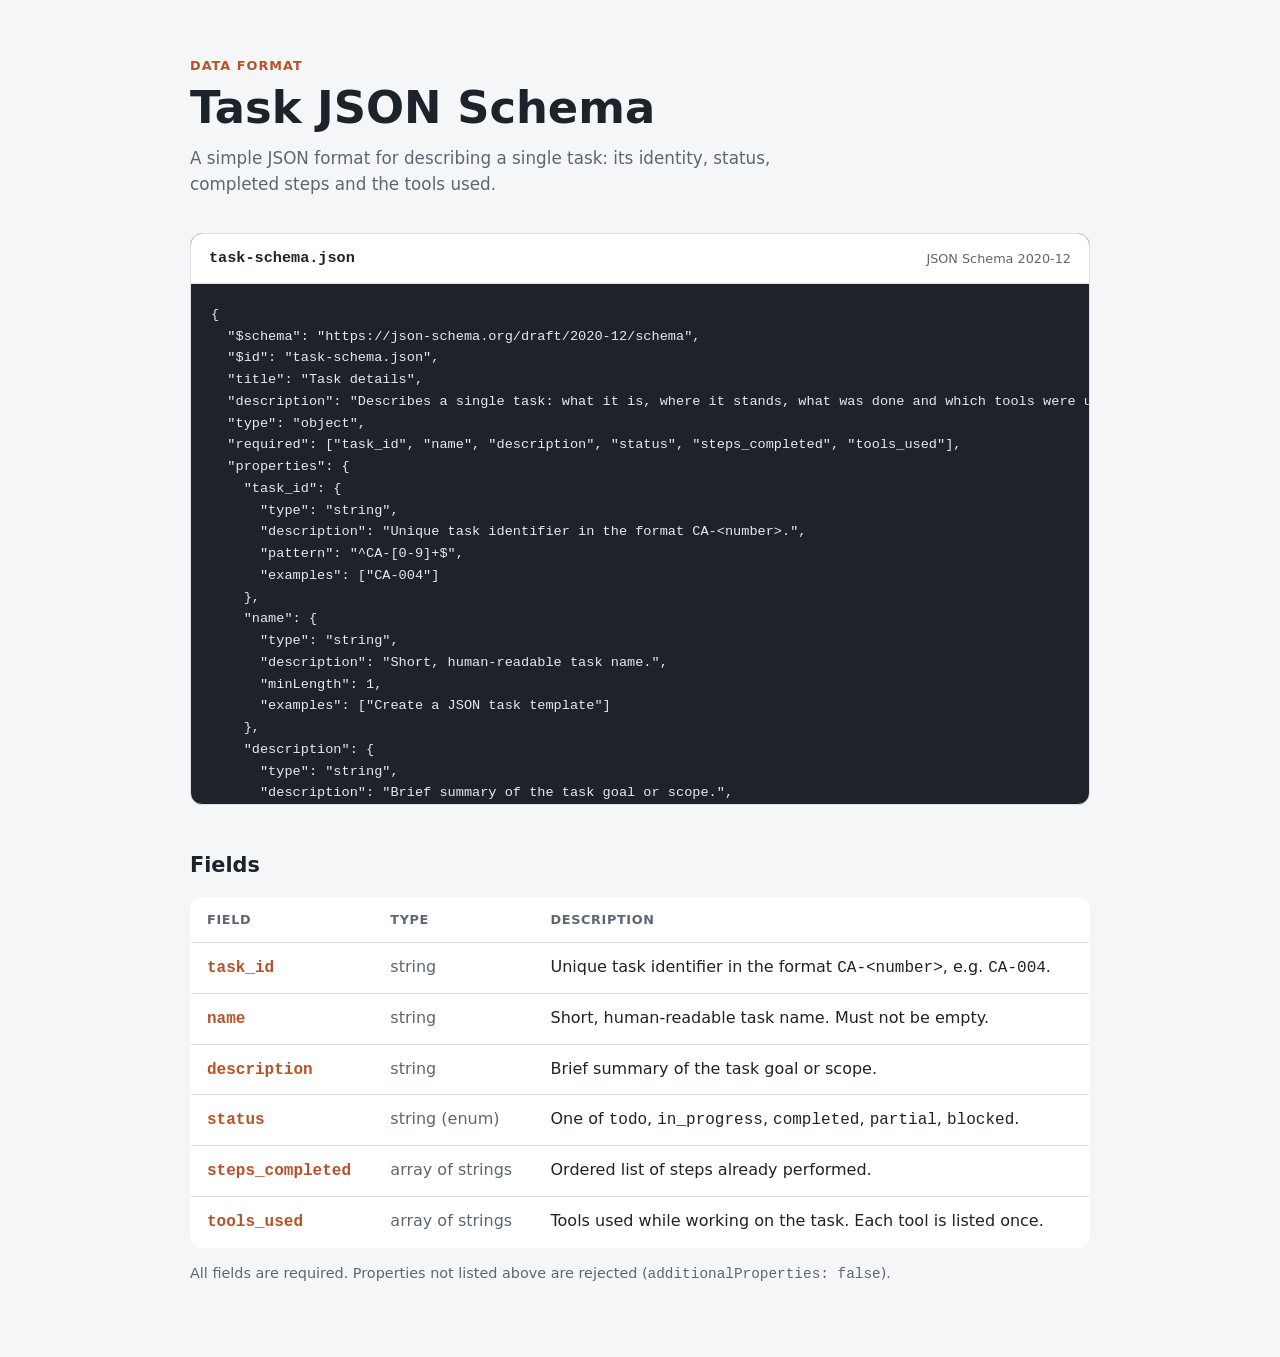
<file: josn-claude-template/index.html>
<!doctype html>
<html lang="en">
  <head>
    <meta charset="utf-8">
    <meta name="viewport" content="width=device-width, initial-scale=1">
    <title>Task JSON Schema</title>
    <link rel="stylesheet" href="styles.css">
  </head>
  <body>
    <main class="container">
      <header>
        <p class="eyebrow">Data format</p>
        <h1>Task JSON Schema</h1>
        <p class="lead">A simple JSON format for describing a single task: its identity, status, completed steps and the tools used.</p>
      </header>

      <section class="schema" aria-labelledby="schema-heading">
        <div class="schema-bar">
          <h2 id="schema-heading"><code>task-schema.json</code></h2>
          <span>JSON Schema 2020-12</span>
        </div>
        <pre><code>{
  "$schema": "https://json-schema.org/draft/2020-12/schema",
  "$id": "task-schema.json",
  "title": "Task details",
  "description": "Describes a single task: what it is, where it stands, what was done and which tools were used.",
  "type": "object",
  "required": ["task_id", "name", "description", "status", "steps_completed", "tools_used"],
  "properties": {
    "task_id": {
      "type": "string",
      "description": "Unique task identifier in the format CA-&lt;number&gt;.",
      "pattern": "^CA-[0-9]+$",
      "examples": ["CA-004"]
    },
    "name": {
      "type": "string",
      "description": "Short, human-readable task name.",
      "minLength": 1,
      "examples": ["Create a JSON task template"]
    },
    "description": {
      "type": "string",
      "description": "Brief summary of the task goal or scope.",
      "examples": ["Define a JSON schema for task details and present it on a static HTML page."]
    },
    "status": {
      "type": "string",
      "description": "Current task status.",
      "enum": ["todo", "in_progress", "completed", "partial", "blocked"]
    },
    "steps_completed": {
      "type": "array",
      "description": "Ordered list of steps already performed.",
      "items": { "type": "string", "minLength": 1 },
      "examples": [["Synchronized with origin/main", "Created task-schema.json"]]
    },
    "tools_used": {
      "type": "array",
      "description": "Tools used while working on the task.",
      "items": { "type": "string", "minLength": 1 },
      "uniqueItems": true,
      "examples": [["git", "Bash", "Python"]]
    }
  },
  "additionalProperties": false
}</code></pre>
      </section>

      <section aria-labelledby="fields-heading">
        <h2 id="fields-heading">Fields</h2>
        <table>
          <thead>
            <tr><th scope="col">Field</th><th scope="col">Type</th><th scope="col">Description</th></tr>
          </thead>
          <tbody>
            <tr><td><code>task_id</code></td><td>string</td><td>Unique task identifier in the format <code>CA-&lt;number&gt;</code>, e.g. <code>CA-004</code>.</td></tr>
            <tr><td><code>name</code></td><td>string</td><td>Short, human-readable task name. Must not be empty.</td></tr>
            <tr><td><code>description</code></td><td>string</td><td>Brief summary of the task goal or scope.</td></tr>
            <tr><td><code>status</code></td><td>string (enum)</td><td>One of <code>todo</code>, <code>in_progress</code>, <code>completed</code>, <code>partial</code>, <code>blocked</code>.</td></tr>
            <tr><td><code>steps_completed</code></td><td>array of strings</td><td>Ordered list of steps already performed.</td></tr>
            <tr><td><code>tools_used</code></td><td>array of strings</td><td>Tools used while working on the task. Each tool is listed once.</td></tr>
          </tbody>
        </table>
        <p class="note">All fields are required. Properties not listed above are rejected (<code>additionalProperties: false</code>).</p>
      </section>
    </main>
  </body>
</html>
</file>
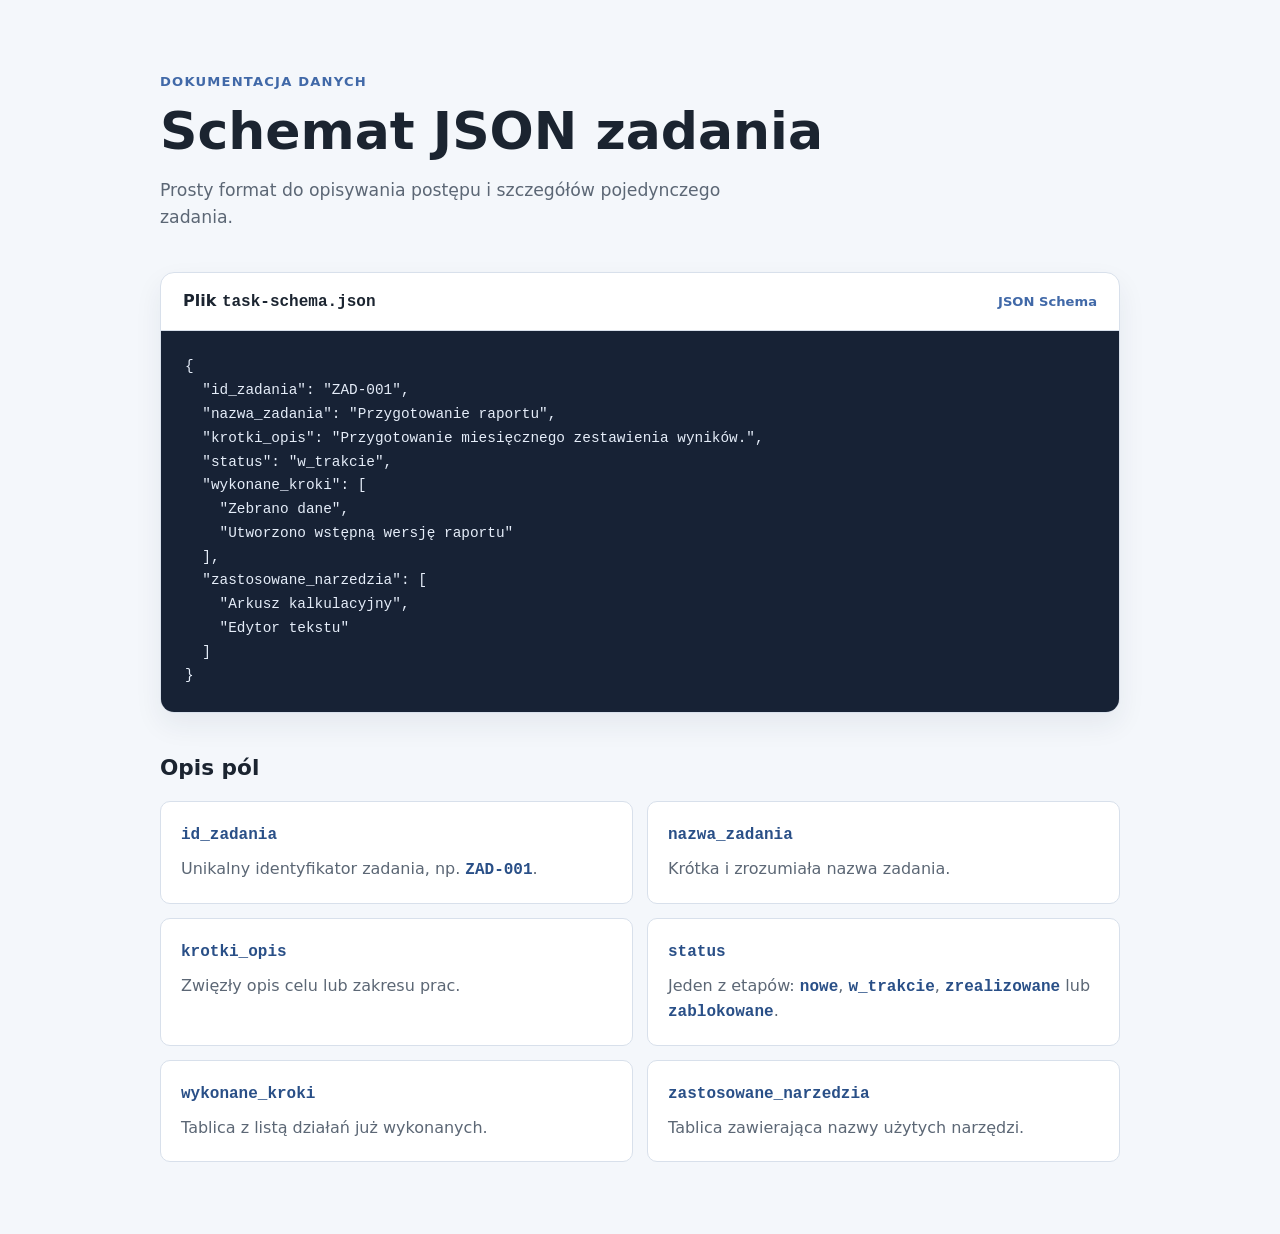
<file: josn-template/index.html>
<!doctype html>
<html lang="pl">
  <head>
    <meta charset="utf-8">
    <meta name="viewport" content="width=device-width, initial-scale=1">
    <title>Schemat JSON zadania</title>
    <link rel="stylesheet" href="styles.css">
  </head>
  <body>
    <main class="container">
      <header>
        <p class="eyebrow">Dokumentacja danych</p>
        <h1>Schemat JSON zadania</h1>
        <p class="lead">Prosty format do opisywania postępu i szczegółów pojedynczego zadania.</p>
      </header>

      <section class="schema" aria-labelledby="schema-heading">
        <div class="section-heading">
          <h2 id="schema-heading">Plik <code>task-schema.json</code></h2>
          <span>JSON Schema</span>
        </div>
        <pre><code>{
  "id_zadania": "ZAD-001",
  "nazwa_zadania": "Przygotowanie raportu",
  "krotki_opis": "Przygotowanie miesięcznego zestawienia wyników.",
  "status": "w_trakcie",
  "wykonane_kroki": [
    "Zebrano dane",
    "Utworzono wstępną wersję raportu"
  ],
  "zastosowane_narzedzia": [
    "Arkusz kalkulacyjny",
    "Edytor tekstu"
  ]
}</code></pre>
      </section>

      <section aria-labelledby="fields-heading">
        <h2 id="fields-heading">Opis pól</h2>
        <div class="fields">
          <article><code>id_zadania</code><p>Unikalny identyfikator zadania, np. <code>ZAD-001</code>.</p></article>
          <article><code>nazwa_zadania</code><p>Krótka i zrozumiała nazwa zadania.</p></article>
          <article><code>krotki_opis</code><p>Zwięzły opis celu lub zakresu prac.</p></article>
          <article><code>status</code><p>Jeden z etapów: <code>nowe</code>, <code>w_trakcie</code>, <code>zrealizowane</code> lub <code>zablokowane</code>.</p></article>
          <article><code>wykonane_kroki</code><p>Tablica z listą działań już wykonanych.</p></article>
          <article><code>zastosowane_narzedzia</code><p>Tablica zawierająca nazwy użytych narzędzi.</p></article>
        </div>
      </section>
    </main>
  </body>
</html>
</file>
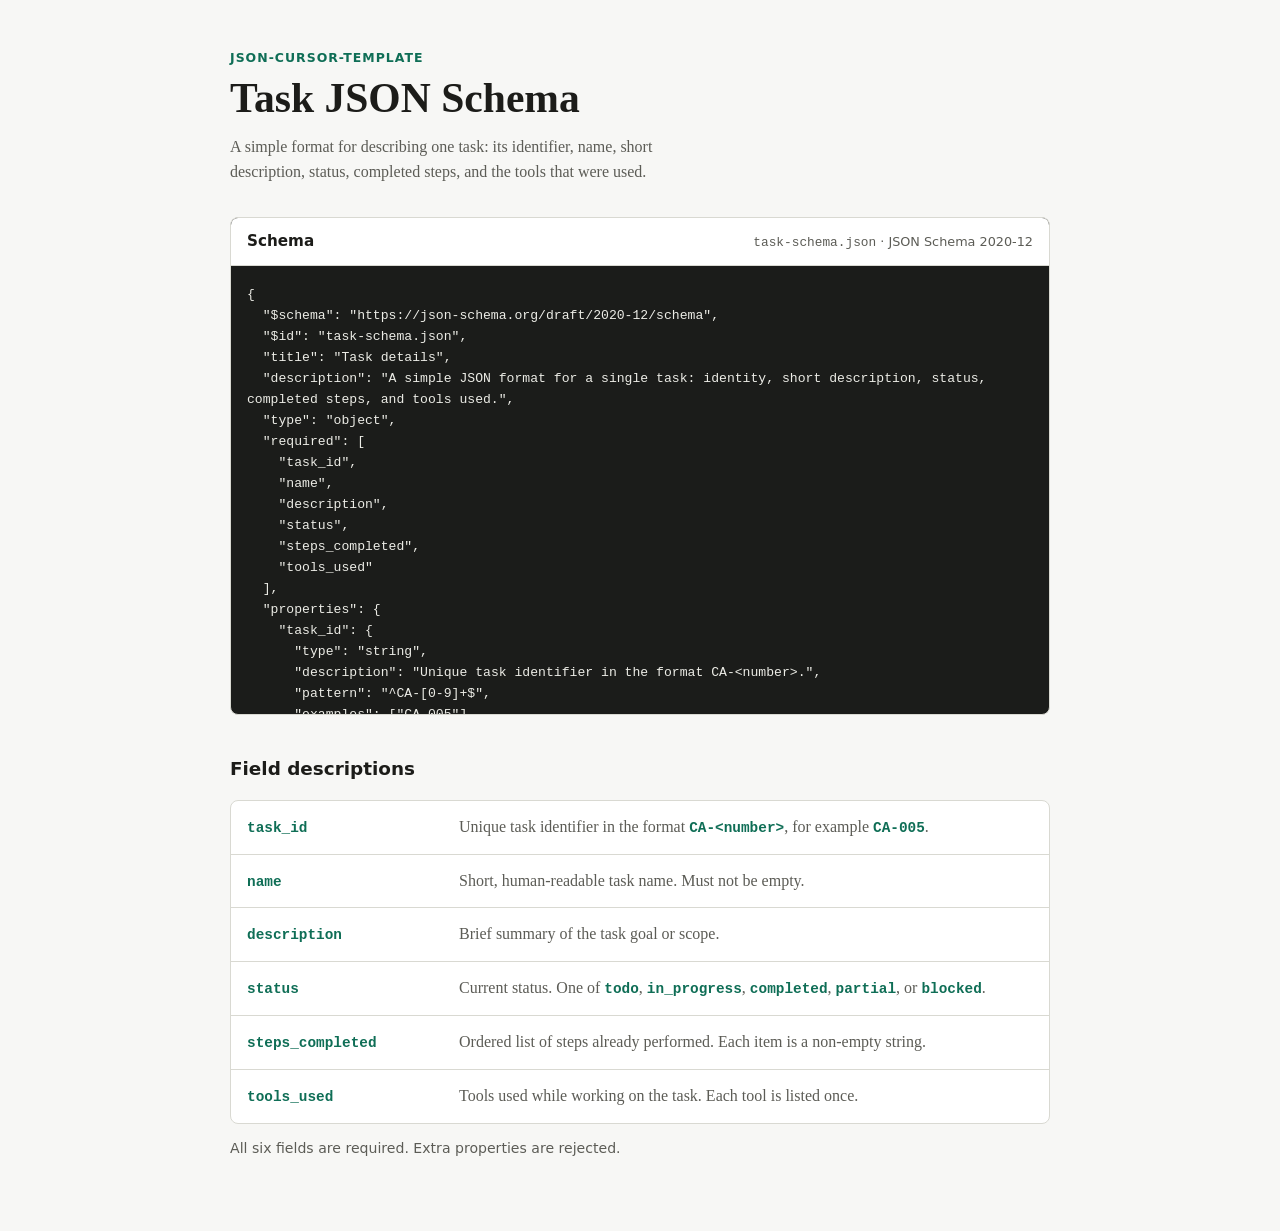
<file: json-cursor-template/index.html>
<!doctype html>
<html lang="en">
  <head>
    <meta charset="utf-8">
    <meta name="viewport" content="width=device-width, initial-scale=1">
    <title>Task JSON Schema</title>
    <link rel="stylesheet" href="styles.css">
  </head>
  <body>
    <main class="page">
      <header>
        <p class="kicker">json-cursor-template</p>
        <h1>Task JSON Schema</h1>
        <p class="intro">A simple format for describing one task: its identifier, name, short description, status, completed steps, and the tools that were used.</p>
      </header>

      <section class="window" aria-labelledby="schema-heading">
        <div class="window-bar">
          <h2 id="schema-heading">Schema</h2>
          <p class="window-meta"><code>task-schema.json</code> · JSON Schema 2020-12</p>
        </div>
        <pre class="window-body"><code>{
  "$schema": "https://json-schema.org/draft/2020-12/schema",
  "$id": "task-schema.json",
  "title": "Task details",
  "description": "A simple JSON format for a single task: identity, short description, status, completed steps, and tools used.",
  "type": "object",
  "required": [
    "task_id",
    "name",
    "description",
    "status",
    "steps_completed",
    "tools_used"
  ],
  "properties": {
    "task_id": {
      "type": "string",
      "description": "Unique task identifier in the format CA-&lt;number&gt;.",
      "pattern": "^CA-[0-9]+$",
      "examples": ["CA-005"]
    },
    "name": {
      "type": "string",
      "description": "Short, human-readable task name.",
      "minLength": 1,
      "examples": ["JSON task schema presentation"]
    },
    "description": {
      "type": "string",
      "description": "Brief summary of the task goal or scope.",
      "minLength": 1,
      "examples": ["Define a JSON schema for task details and present it on a static HTML page."]
    },
    "status": {
      "type": "string",
      "description": "Current task status.",
      "enum": ["todo", "in_progress", "completed", "partial", "blocked"]
    },
    "steps_completed": {
      "type": "array",
      "description": "Ordered list of steps already performed.",
      "items": {
        "type": "string",
        "minLength": 1
      },
      "examples": [
        [
          "Created task-schema.json",
          "Added the HTML presentation page"
        ]
      ]
    },
    "tools_used": {
      "type": "array",
      "description": "Tools used while working on the task.",
      "items": {
        "type": "string",
        "minLength": 1
      },
      "uniqueItems": true,
      "examples": [["git", "HTML", "CSS"]]
    }
  },
  "additionalProperties": false
}</code></pre>
      </section>

      <section class="fields" aria-labelledby="fields-heading">
        <h2 id="fields-heading">Field descriptions</h2>
        <dl>
          <div>
            <dt><code>task_id</code></dt>
            <dd>Unique task identifier in the format <code>CA-&lt;number&gt;</code>, for example <code>CA-005</code>.</dd>
          </div>
          <div>
            <dt><code>name</code></dt>
            <dd>Short, human-readable task name. Must not be empty.</dd>
          </div>
          <div>
            <dt><code>description</code></dt>
            <dd>Brief summary of the task goal or scope.</dd>
          </div>
          <div>
            <dt><code>status</code></dt>
            <dd>Current status. One of <code>todo</code>, <code>in_progress</code>, <code>completed</code>, <code>partial</code>, or <code>blocked</code>.</dd>
          </div>
          <div>
            <dt><code>steps_completed</code></dt>
            <dd>Ordered list of steps already performed. Each item is a non-empty string.</dd>
          </div>
          <div>
            <dt><code>tools_used</code></dt>
            <dd>Tools used while working on the task. Each tool is listed once.</dd>
          </div>
        </dl>
        <p class="note">All six fields are required. Extra properties are rejected.</p>
      </section>
    </main>
  </body>
</html>
</file>
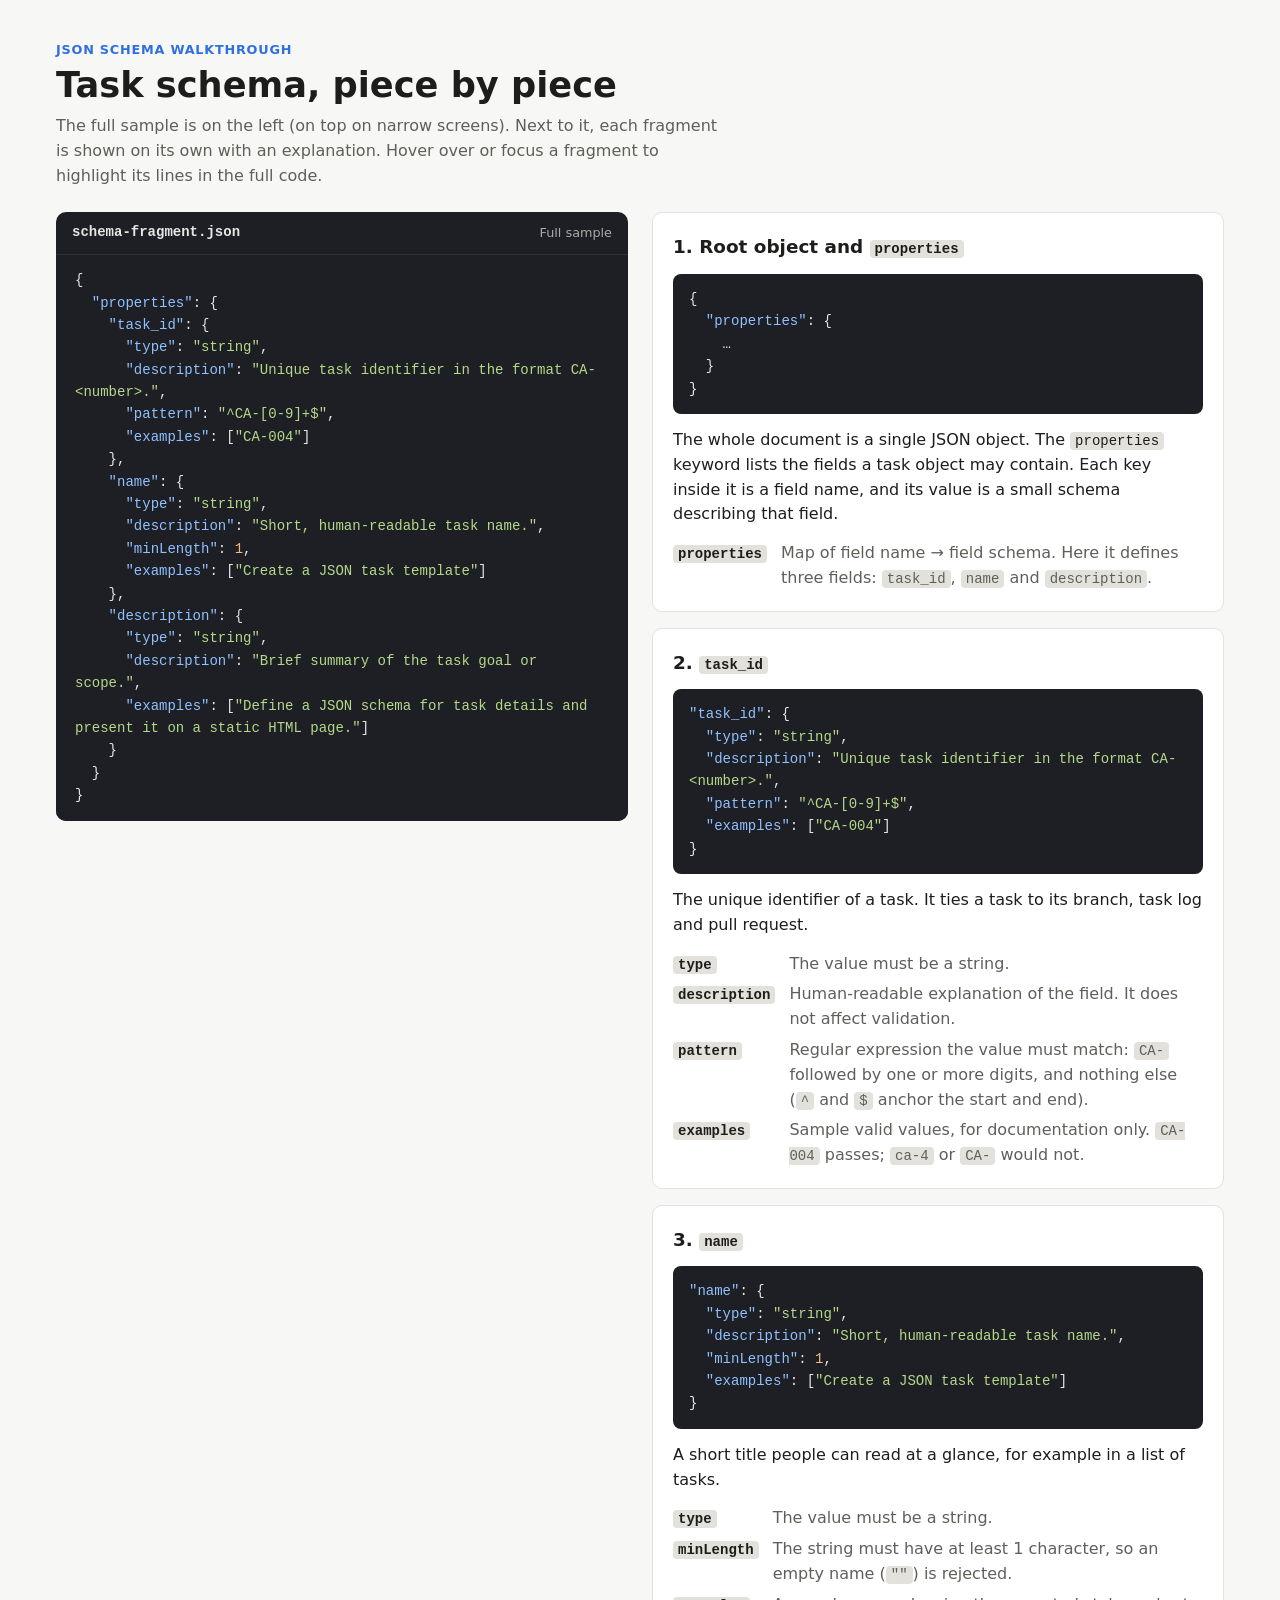
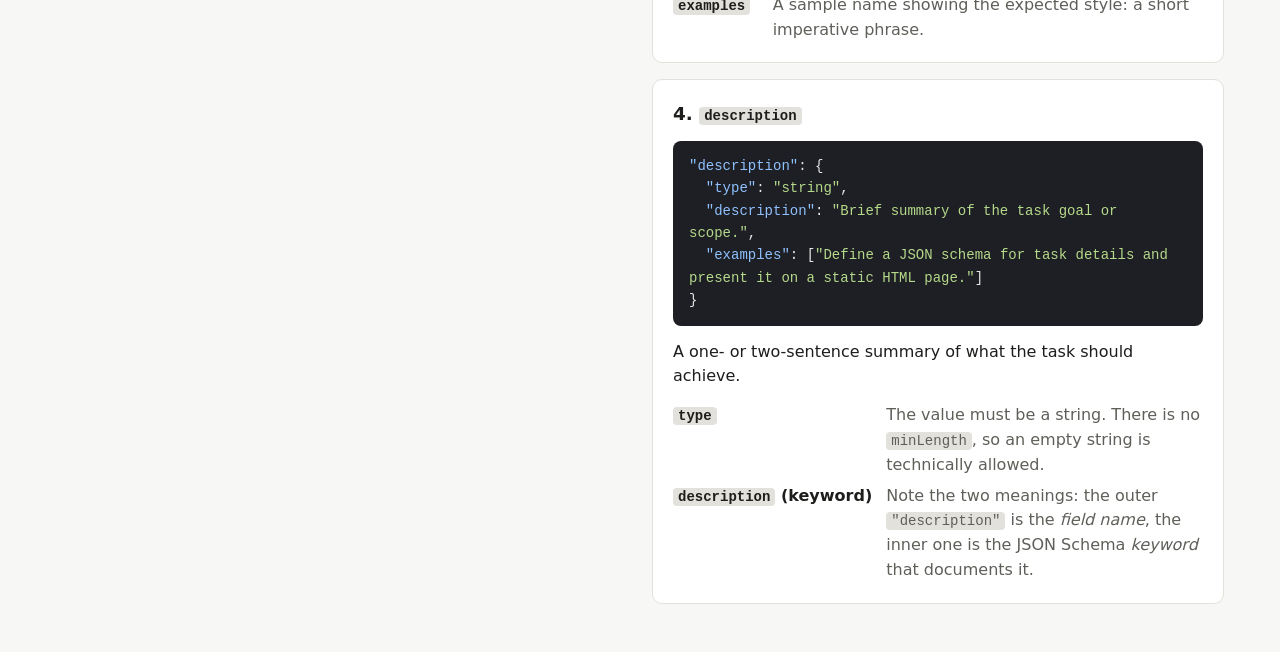
<file: projects/CA-006-json-field-explainer/index.html>
<!doctype html>
<html lang="en">
  <head>
    <meta charset="utf-8">
    <meta name="viewport" content="width=device-width, initial-scale=1">
    <title>JSON Field Explainer</title>
    <link rel="stylesheet" href="styles.css">
  </head>
  <body>
    <header class="page-header">
      <p class="eyebrow">JSON Schema walkthrough</p>
      <h1>Task schema, piece by piece</h1>
      <p class="lead">The full sample is on the left (on top on narrow screens). Next to it, each fragment is shown on its own with an explanation. Hover over or focus a fragment to highlight its lines in the full code.</p>
    </header>

    <main class="layout">
      <section class="code-panel" aria-labelledby="full-code-heading">
        <div class="code-bar">
          <h2 id="full-code-heading"><code>schema-fragment.json</code></h2>
          <span>Full sample</span>
        </div>
<pre class="code"><code><span class="ln" data-part="root">{</span>
<span class="ln" data-part="root">  <span class="k">"properties"</span>: {</span>
<span class="ln" data-part="task_id">    <span class="k">"task_id"</span>: {</span>
<span class="ln" data-part="task_id">      <span class="k">"type"</span>: <span class="s">"string"</span>,</span>
<span class="ln" data-part="task_id">      <span class="k">"description"</span>: <span class="s">"Unique task identifier in the format CA-&lt;number&gt;."</span>,</span>
<span class="ln" data-part="task_id">      <span class="k">"pattern"</span>: <span class="s">"^CA-[0-9]+$"</span>,</span>
<span class="ln" data-part="task_id">      <span class="k">"examples"</span>: [<span class="s">"CA-004"</span>]</span>
<span class="ln" data-part="task_id">    },</span>
<span class="ln" data-part="name">    <span class="k">"name"</span>: {</span>
<span class="ln" data-part="name">      <span class="k">"type"</span>: <span class="s">"string"</span>,</span>
<span class="ln" data-part="name">      <span class="k">"description"</span>: <span class="s">"Short, human-readable task name."</span>,</span>
<span class="ln" data-part="name">      <span class="k">"minLength"</span>: <span class="n">1</span>,</span>
<span class="ln" data-part="name">      <span class="k">"examples"</span>: [<span class="s">"Create a JSON task template"</span>]</span>
<span class="ln" data-part="name">    },</span>
<span class="ln" data-part="description">    <span class="k">"description"</span>: {</span>
<span class="ln" data-part="description">      <span class="k">"type"</span>: <span class="s">"string"</span>,</span>
<span class="ln" data-part="description">      <span class="k">"description"</span>: <span class="s">"Brief summary of the task goal or scope."</span>,</span>
<span class="ln" data-part="description">      <span class="k">"examples"</span>: [<span class="s">"Define a JSON schema for task details and present it on a static HTML page."</span>]</span>
<span class="ln" data-part="description">    }</span>
<span class="ln" data-part="root">  }</span>
<span class="ln" data-part="root">}</span></code></pre>
      </section>

      <section class="fragments" aria-label="Fragments with explanations">
        <article class="fragment" data-part="root" tabindex="0">
          <h2>1. Root object and <code>properties</code></h2>
<pre class="code"><code>{
  <span class="k">"properties"</span>: {
    …
  }
}</code></pre>
          <p>The whole document is a single JSON object. The <code>properties</code> keyword lists the fields a task object may contain. Each key inside it is a field name, and its value is a small schema describing that field.</p>
          <dl>
            <dt><code>properties</code></dt>
            <dd>Map of field name → field schema. Here it defines three fields: <code>task_id</code>, <code>name</code> and <code>description</code>.</dd>
          </dl>
        </article>

        <article class="fragment" data-part="task_id" tabindex="0">
          <h2>2. <code>task_id</code></h2>
<pre class="code"><code><span class="k">"task_id"</span>: {
  <span class="k">"type"</span>: <span class="s">"string"</span>,
  <span class="k">"description"</span>: <span class="s">"Unique task identifier in the format CA-&lt;number&gt;."</span>,
  <span class="k">"pattern"</span>: <span class="s">"^CA-[0-9]+$"</span>,
  <span class="k">"examples"</span>: [<span class="s">"CA-004"</span>]
}</code></pre>
          <p>The unique identifier of a task. It ties a task to its branch, task log and pull request.</p>
          <dl>
            <dt><code>type</code></dt>
            <dd>The value must be a string.</dd>
            <dt><code>description</code></dt>
            <dd>Human-readable explanation of the field. It does not affect validation.</dd>
            <dt><code>pattern</code></dt>
            <dd>Regular expression the value must match: <code>CA-</code> followed by one or more digits, and nothing else (<code>^</code> and <code>$</code> anchor the start and end).</dd>
            <dt><code>examples</code></dt>
            <dd>Sample valid values, for documentation only. <code>CA-004</code> passes; <code>ca-4</code> or <code>CA-</code> would not.</dd>
          </dl>
        </article>

        <article class="fragment" data-part="name" tabindex="0">
          <h2>3. <code>name</code></h2>
<pre class="code"><code><span class="k">"name"</span>: {
  <span class="k">"type"</span>: <span class="s">"string"</span>,
  <span class="k">"description"</span>: <span class="s">"Short, human-readable task name."</span>,
  <span class="k">"minLength"</span>: <span class="n">1</span>,
  <span class="k">"examples"</span>: [<span class="s">"Create a JSON task template"</span>]
}</code></pre>
          <p>A short title people can read at a glance, for example in a list of tasks.</p>
          <dl>
            <dt><code>type</code></dt>
            <dd>The value must be a string.</dd>
            <dt><code>minLength</code></dt>
            <dd>The string must have at least 1 character, so an empty name (<code>""</code>) is rejected.</dd>
            <dt><code>examples</code></dt>
            <dd>A sample name showing the expected style: a short imperative phrase.</dd>
          </dl>
        </article>

        <article class="fragment" data-part="description" tabindex="0">
          <h2>4. <code>description</code></h2>
<pre class="code"><code><span class="k">"description"</span>: {
  <span class="k">"type"</span>: <span class="s">"string"</span>,
  <span class="k">"description"</span>: <span class="s">"Brief summary of the task goal or scope."</span>,
  <span class="k">"examples"</span>: [<span class="s">"Define a JSON schema for task details and present it on a static HTML page."</span>]
}</code></pre>
          <p>A one- or two-sentence summary of what the task should achieve.</p>
          <dl>
            <dt><code>type</code></dt>
            <dd>The value must be a string. There is no <code>minLength</code>, so an empty string is technically allowed.</dd>
            <dt><code>description</code> (keyword)</dt>
            <dd>Note the two meanings: the outer <code>"description"</code> is the <em>field name</em>, the inner one is the JSON Schema <em>keyword</em> that documents it.</dd>
          </dl>
        </article>
      </section>
    </main>

    <script>
      // Highlight the matching lines in the full code when a fragment is hovered or focused.
      const lines = document.querySelectorAll(".code-panel .ln");
      const setActive = (part) => {
        lines.forEach((line) => line.classList.toggle("active", line.dataset.part === part));
      };
      document.querySelectorAll(".fragment").forEach((fragment) => {
        const part = fragment.dataset.part;
        fragment.addEventListener("mouseenter", () => setActive(part));
        fragment.addEventListener("focus", () => setActive(part));
        fragment.addEventListener("mouseleave", () => setActive(null));
        fragment.addEventListener("blur", () => setActive(null));
      });
    </script>
  </body>
</html>
</file>
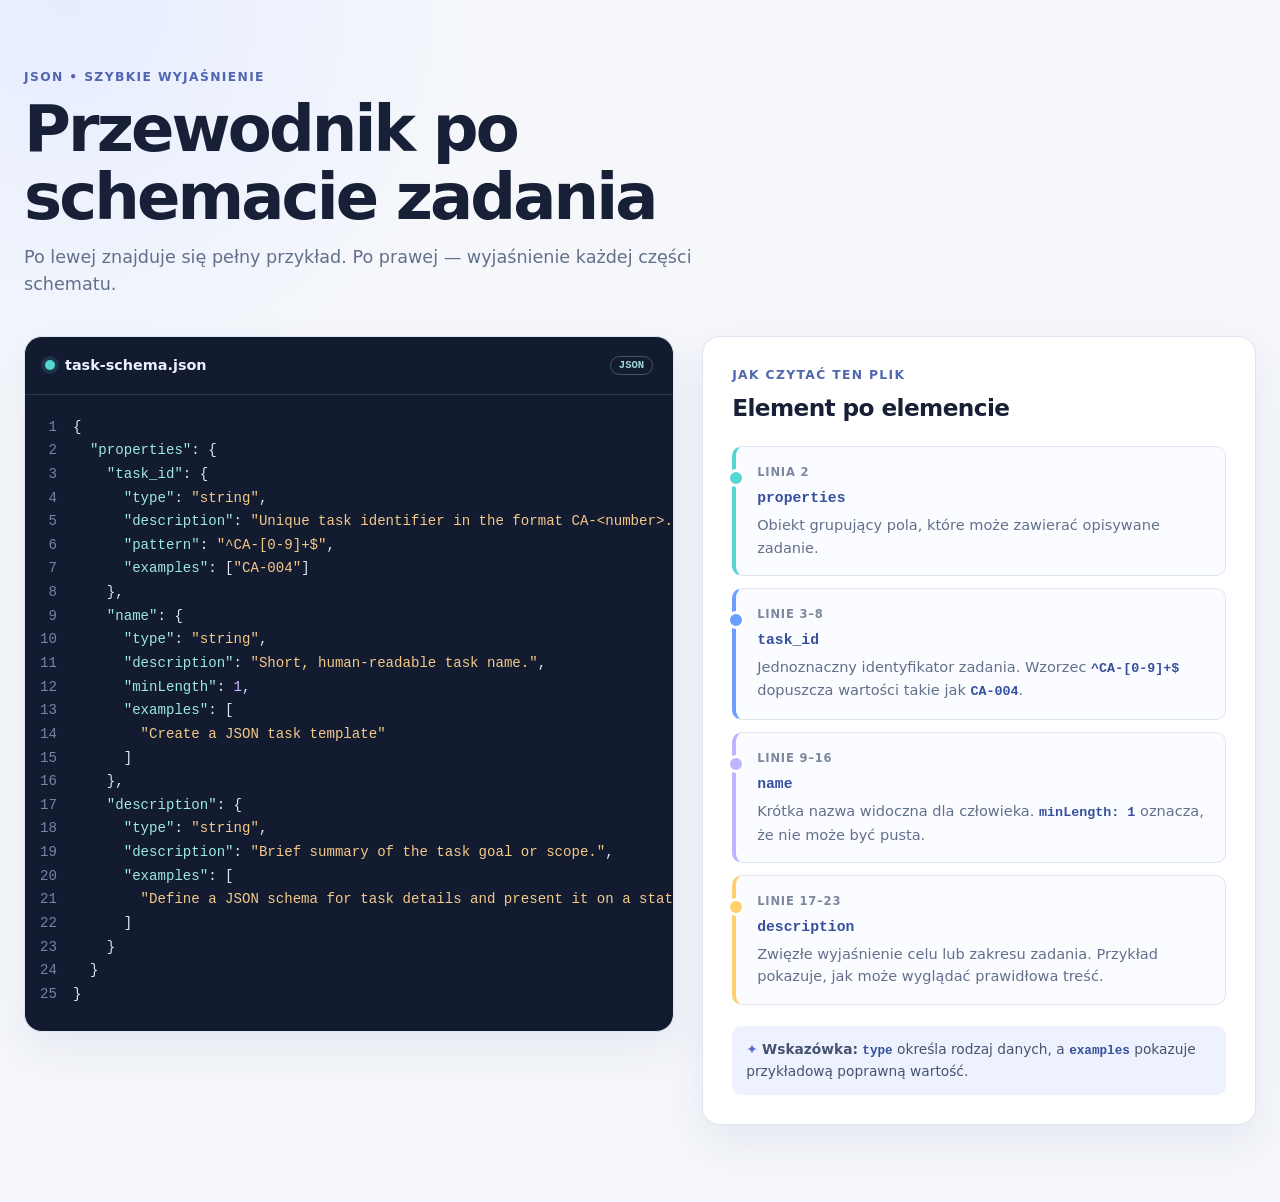
<file: projects/CA-006-json-schema-explainer/index.html>
<!doctype html>
<html lang="pl">
  <head>
    <meta charset="utf-8">
    <meta name="viewport" content="width=device-width, initial-scale=1">
    <meta name="description" content="Proste objaśnienie przykładowego schematu JSON.">
    <title>Przewodnik po schemacie JSON</title>
    <link rel="stylesheet" href="styles.css">
  </head>
  <body>
    <main class="page-shell">
      <header class="intro">
        <p class="eyebrow">JSON • szybkie wyjaśnienie</p>
        <h1>Przewodnik po schemacie zadania</h1>
        <p>Po lewej znajduje się pełny przykład. Po prawej — wyjaśnienie każdej części schematu.</p>
      </header>

      <section class="guide" aria-label="Kod JSON i jego objaśnienie">
        <article class="code-panel">
          <div class="panel-title">
            <span class="file-dot" aria-hidden="true"></span>
            <h2>task-schema.json</h2>
            <span class="badge">JSON</span>
          </div>
          <pre aria-label="Przykładowy kod JSON"><code><span class="line"><i>1</i>{</span><span class="line"><i>2</i>  <b>"properties"</b>: {</span><span class="line"><i>3</i>    <b>"task_id"</b>: {</span><span class="line"><i>4</i>      <b>"type"</b>: <em>"string"</em>,</span><span class="line"><i>5</i>      <b>"description"</b>: <em>"Unique task identifier in the format CA-&lt;number&gt;."</em>,</span><span class="line"><i>6</i>      <b>"pattern"</b>: <em>"^CA-[0-9]+$"</em>,</span><span class="line"><i>7</i>      <b>"examples"</b>: [<em>"CA-004"</em>]</span><span class="line"><i>8</i>    },</span><span class="line"><i>9</i>    <b>"name"</b>: {</span><span class="line"><i>10</i>      <b>"type"</b>: <em>"string"</em>,</span><span class="line"><i>11</i>      <b>"description"</b>: <em>"Short, human-readable task name."</em>,</span><span class="line"><i>12</i>      <b>"minLength"</b>: <strong>1</strong>,</span><span class="line"><i>13</i>      <b>"examples"</b>: [</span><span class="line"><i>14</i>        <em>"Create a JSON task template"</em></span><span class="line"><i>15</i>      ]</span><span class="line"><i>16</i>    },</span><span class="line"><i>17</i>    <b>"description"</b>: {</span><span class="line"><i>18</i>      <b>"type"</b>: <em>"string"</em>,</span><span class="line"><i>19</i>      <b>"description"</b>: <em>"Brief summary of the task goal or scope."</em>,</span><span class="line"><i>20</i>      <b>"examples"</b>: [</span><span class="line"><i>21</i>        <em>"Define a JSON schema for task details and present it on a static HTML page."</em></span><span class="line"><i>22</i>      ]</span><span class="line"><i>23</i>    }</span><span class="line"><i>24</i>  }</span><span class="line"><i>25</i>}</span></code></pre>
        </article>

        <aside class="explanations" aria-labelledby="explanations-title">
          <div class="section-heading">
            <p class="eyebrow">Jak czytać ten plik</p>
            <h2 id="explanations-title">Element po elemencie</h2>
          </div>

          <article class="explanation-card">
            <span class="line-reference">linia 2</span>
            <h3><code>properties</code></h3>
            <p>Obiekt grupujący pola, które może zawierać opisywane zadanie.</p>
          </article>

          <article class="explanation-card accent-blue">
            <span class="line-reference">linie 3–8</span>
            <h3><code>task_id</code></h3>
            <p>Jednoznaczny identyfikator zadania. Wzorzec <code>^CA-[0-9]+$</code> dopuszcza wartości takie jak <code>CA-004</code>.</p>
          </article>

          <article class="explanation-card accent-purple">
            <span class="line-reference">linie 9–16</span>
            <h3><code>name</code></h3>
            <p>Krótka nazwa widoczna dla człowieka. <code>minLength: 1</code> oznacza, że nie może być pusta.</p>
          </article>

          <article class="explanation-card accent-gold">
            <span class="line-reference">linie 17–23</span>
            <h3><code>description</code></h3>
            <p>Zwięzłe wyjaśnienie celu lub zakresu zadania. Przykład pokazuje, jak może wyglądać prawidłowa treść.</p>
          </article>

          <p class="tip"><span aria-hidden="true">✦</span> <strong>Wskazówka:</strong> <code>type</code> określa rodzaj danych, a <code>examples</code> pokazuje przykładową poprawną wartość.</p>
        </aside>
      </section>
    </main>
  </body>
</html>
</file>
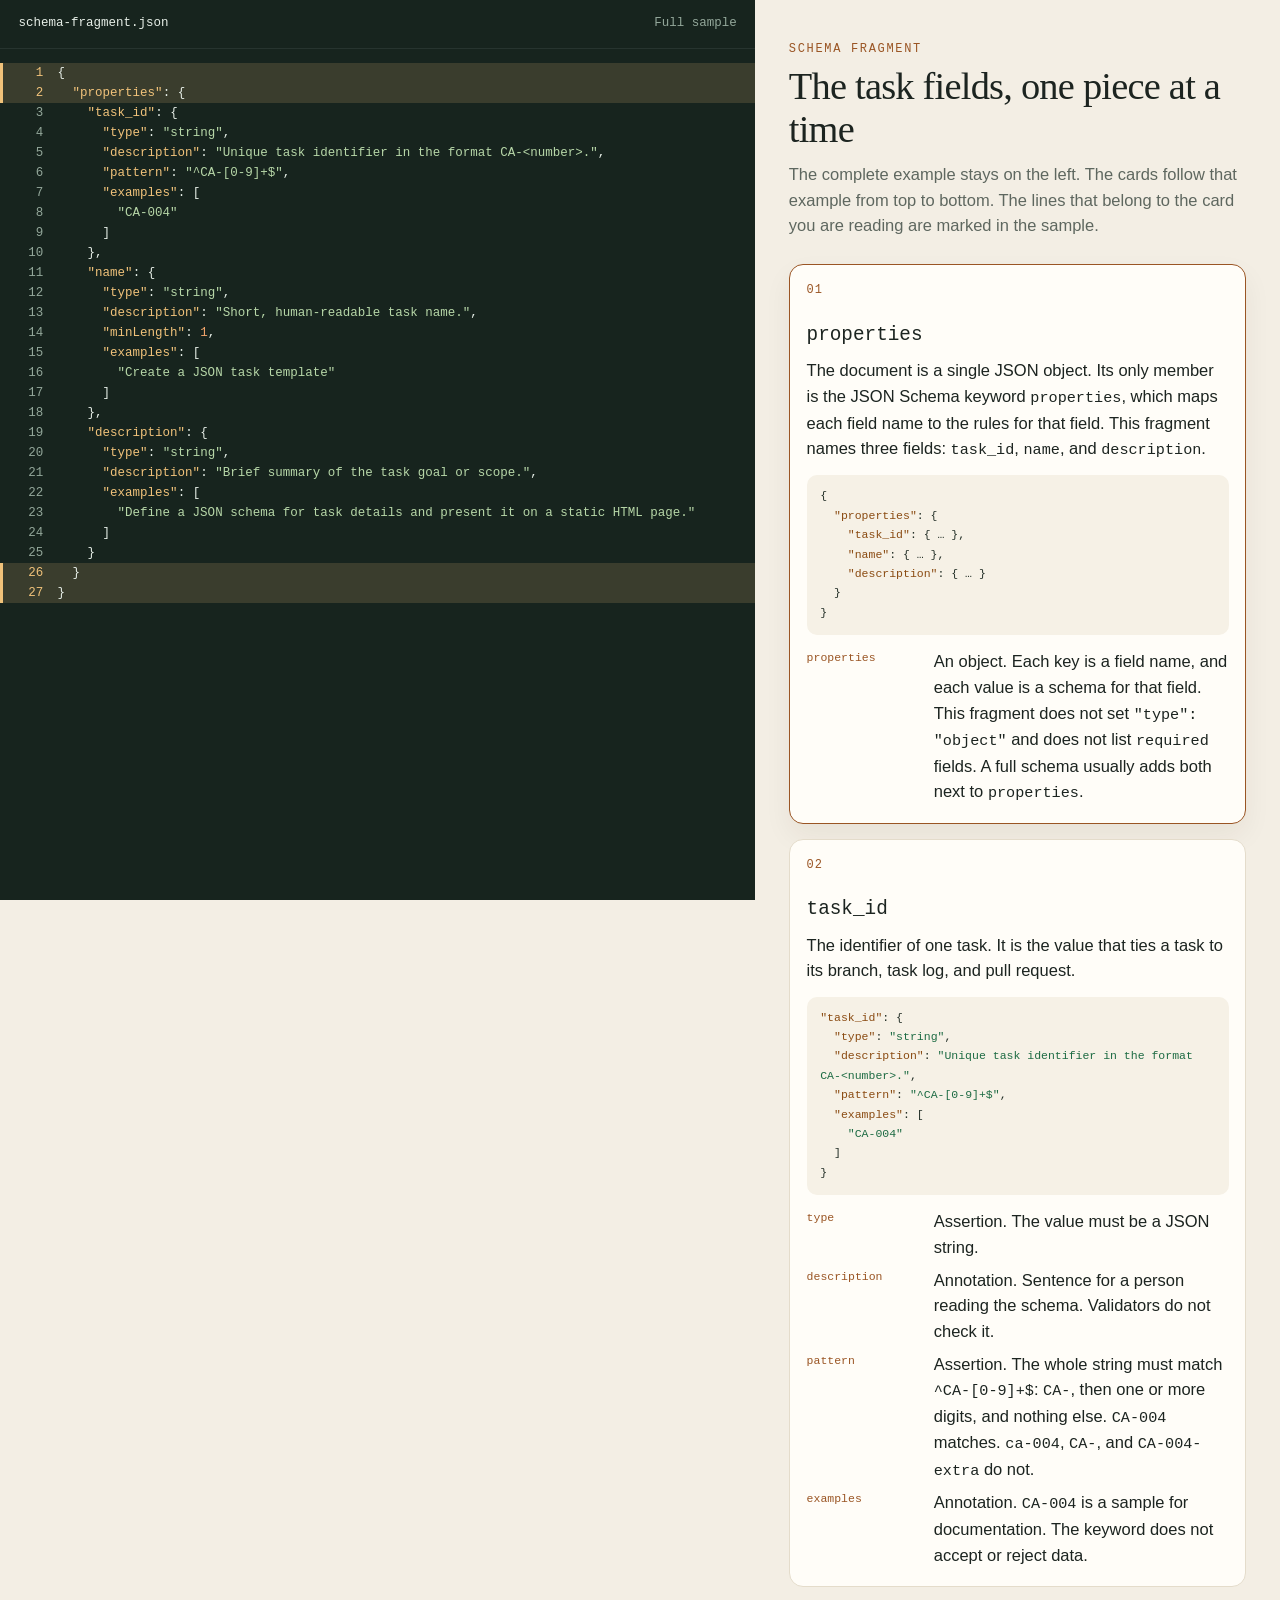
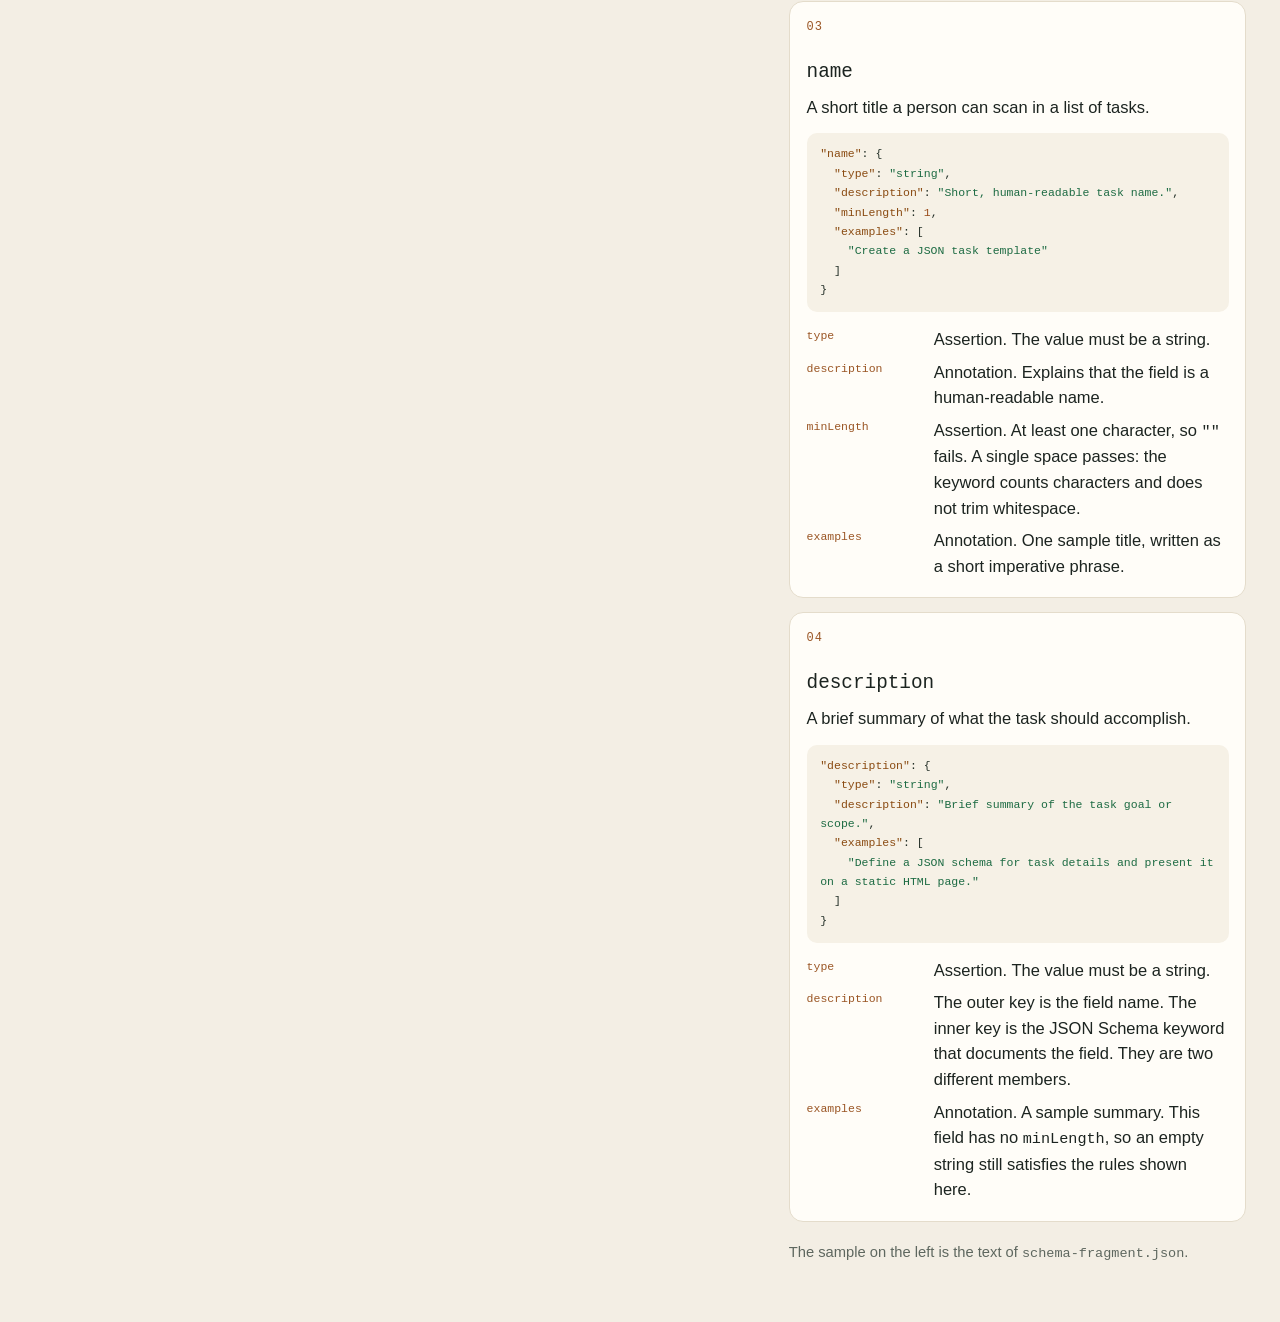
<file: projects/CA-007-json-fragment-guide/index.html>
<!doctype html>
<html lang="en">
  <head>
    <meta charset="utf-8">
    <meta name="viewport" content="width=device-width, initial-scale=1">
    <title>Task schema fragment, piece by piece</title>
    <meta name="description" content="The full task schema sample on the left, and each fragment explained on the right.">
    <link rel="stylesheet" href="styles.css">
  </head>
  <body>
    <div class="app">
      <section class="code-pane" aria-labelledby="sample-heading">
        <div class="pane-bar">
          <h2 id="sample-heading">schema-fragment.json</h2>
          <p>Full sample</p>
        </div>
        <ol class="code">
          <li data-line="1">{</li>
          <li data-line="2">  <span class="k">"properties"</span>: {</li>
          <li data-line="3">    <span class="k">"task_id"</span>: {</li>
          <li data-line="4">      <span class="k">"type"</span>: <span class="s">"string"</span>,</li>
          <li data-line="5">      <span class="k">"description"</span>: <span class="s">"Unique task identifier in the format CA-&lt;number&gt;."</span>,</li>
          <li data-line="6">      <span class="k">"pattern"</span>: <span class="s">"^CA-[0-9]+$"</span>,</li>
          <li data-line="7">      <span class="k">"examples"</span>: [</li>
          <li data-line="8">        <span class="s">"CA-004"</span></li>
          <li data-line="9">      ]</li>
          <li data-line="10">    },</li>
          <li data-line="11">    <span class="k">"name"</span>: {</li>
          <li data-line="12">      <span class="k">"type"</span>: <span class="s">"string"</span>,</li>
          <li data-line="13">      <span class="k">"description"</span>: <span class="s">"Short, human-readable task name."</span>,</li>
          <li data-line="14">      <span class="k">"minLength"</span>: <span class="n">1</span>,</li>
          <li data-line="15">      <span class="k">"examples"</span>: [</li>
          <li data-line="16">        <span class="s">"Create a JSON task template"</span></li>
          <li data-line="17">      ]</li>
          <li data-line="18">    },</li>
          <li data-line="19">    <span class="k">"description"</span>: {</li>
          <li data-line="20">      <span class="k">"type"</span>: <span class="s">"string"</span>,</li>
          <li data-line="21">      <span class="k">"description"</span>: <span class="s">"Brief summary of the task goal or scope."</span>,</li>
          <li data-line="22">      <span class="k">"examples"</span>: [</li>
          <li data-line="23">        <span class="s">"Define a JSON schema for task details and present it on a static HTML page."</span></li>
          <li data-line="24">      ]</li>
          <li data-line="25">    }</li>
          <li data-line="26">  }</li>
          <li data-line="27">}</li>
        </ol>
      </section>

      <main class="notes">
        <header class="intro">
          <p class="kicker">Schema fragment</p>
          <h1>The task fields, one piece at a time</h1>
          <p>The complete example stays on the left. The cards follow that example from top to bottom. The lines that belong to the card you are reading are marked in the sample.</p>
        </header>

        <article class="fragment" id="field-properties" tabindex="0" data-lines="1-2,26-27">
          <p class="step">01</p>
          <h2><code>properties</code></h2>
          <p>The document is a single JSON object. Its only member is the JSON Schema keyword <code>properties</code>, which maps each field name to the rules for that field. This fragment names three fields: <code>task_id</code>, <code>name</code>, and <code>description</code>.</p>
<pre class="excerpt"><code>{
  <span class="k">"properties"</span>: {
    <span class="k">"task_id"</span>: { … },
    <span class="k">"name"</span>: { … },
    <span class="k">"description"</span>: { … }
  }
}</code></pre>
          <dl class="terms">
            <dt><code>properties</code></dt>
            <dd>An object. Each key is a field name, and each value is a schema for that field. This fragment does not set <code>"type": "object"</code> and does not list <code>required</code> fields. A full schema usually adds both next to <code>properties</code>.</dd>
          </dl>
        </article>

        <article class="fragment" id="field-task-id" tabindex="0" data-lines="3-10">
          <p class="step">02</p>
          <h2><code>task_id</code></h2>
          <p>The identifier of one task. It is the value that ties a task to its branch, task log, and pull request.</p>
<pre class="excerpt"><code><span class="k">"task_id"</span>: {
  <span class="k">"type"</span>: <span class="s">"string"</span>,
  <span class="k">"description"</span>: <span class="s">"Unique task identifier in the format CA-&lt;number&gt;."</span>,
  <span class="k">"pattern"</span>: <span class="s">"^CA-[0-9]+$"</span>,
  <span class="k">"examples"</span>: [
    <span class="s">"CA-004"</span>
  ]
}</code></pre>
          <dl class="terms">
            <dt><code>type</code></dt>
            <dd>Assertion. The value must be a JSON string.</dd>
            <dt><code>description</code></dt>
            <dd>Annotation. Sentence for a person reading the schema. Validators do not check it.</dd>
            <dt><code>pattern</code></dt>
            <dd>Assertion. The whole string must match <code>^CA-[0-9]+$</code>: <code>CA-</code>, then one or more digits, and nothing else. <code>CA-004</code> matches. <code>ca-004</code>, <code>CA-</code>, and <code>CA-004-extra</code> do not.</dd>
            <dt><code>examples</code></dt>
            <dd>Annotation. <code>CA-004</code> is a sample for documentation. The keyword does not accept or reject data.</dd>
          </dl>
        </article>

        <article class="fragment" id="field-name" tabindex="0" data-lines="11-18">
          <p class="step">03</p>
          <h2><code>name</code></h2>
          <p>A short title a person can scan in a list of tasks.</p>
<pre class="excerpt"><code><span class="k">"name"</span>: {
  <span class="k">"type"</span>: <span class="s">"string"</span>,
  <span class="k">"description"</span>: <span class="s">"Short, human-readable task name."</span>,
  <span class="k">"minLength"</span>: <span class="n">1</span>,
  <span class="k">"examples"</span>: [
    <span class="s">"Create a JSON task template"</span>
  ]
}</code></pre>
          <dl class="terms">
            <dt><code>type</code></dt>
            <dd>Assertion. The value must be a string.</dd>
            <dt><code>description</code></dt>
            <dd>Annotation. Explains that the field is a human-readable name.</dd>
            <dt><code>minLength</code></dt>
            <dd>Assertion. At least one character, so <code>""</code> fails. A single space passes: the keyword counts characters and does not trim whitespace.</dd>
            <dt><code>examples</code></dt>
            <dd>Annotation. One sample title, written as a short imperative phrase.</dd>
          </dl>
        </article>

        <article class="fragment" id="field-description" tabindex="0" data-lines="19-25">
          <p class="step">04</p>
          <h2><code>description</code></h2>
          <p>A brief summary of what the task should accomplish.</p>
<pre class="excerpt"><code><span class="k">"description"</span>: {
  <span class="k">"type"</span>: <span class="s">"string"</span>,
  <span class="k">"description"</span>: <span class="s">"Brief summary of the task goal or scope."</span>,
  <span class="k">"examples"</span>: [
    <span class="s">"Define a JSON schema for task details and present it on a static HTML page."</span>
  ]
}</code></pre>
          <dl class="terms">
            <dt><code>type</code></dt>
            <dd>Assertion. The value must be a string.</dd>
            <dt><code>description</code></dt>
            <dd>The outer key is the field name. The inner key is the JSON Schema keyword that documents the field. They are two different members.</dd>
            <dt><code>examples</code></dt>
            <dd>Annotation. A sample summary. This field has no <code>minLength</code>, so an empty string still satisfies the rules shown here.</dd>
          </dl>
        </article>

        <footer>
          <p>The sample on the left is the text of <code>schema-fragment.json</code>.</p>
        </footer>
      </main>
    </div>

    <script>
      const lines = [...document.querySelectorAll(".code li")];
      const cards = [...document.querySelectorAll(".fragment")];
      const pane = document.querySelector(".code-pane");
      let pinned = null;
      let current = cards[0];
      let shown = null;

      function ranges(spec) {
        return spec.split(",").map((part) => {
          const [start, end] = part.split("-").map(Number);
          return [start, end ?? start];
        });
      }

      function apply() {
        const card = pinned || current;
        if (!card || card === shown) return;
        shown = card;
        const active = ranges(card.dataset.lines);
        lines.forEach((line) => {
          const n = Number(line.dataset.line);
          line.classList.toggle("is-on", active.some(([a, b]) => n >= a && n <= b));
        });
        cards.forEach((item) => {
          const on = item === card;
          item.classList.toggle("is-current", on);
          if (on) item.setAttribute("aria-current", "true");
          else item.removeAttribute("aria-current");
        });
        const first = lines.find((line) => line.classList.contains("is-on"));
        if (!first) return;
        const bar = pane.querySelector(".pane-bar").offsetHeight;
        const top = first.offsetTop;
        const bottom = top + first.offsetHeight;
        const viewTop = pane.scrollTop + bar;
        const viewBottom = pane.scrollTop + pane.clientHeight;
        if (top < viewTop || bottom > viewBottom) {
          const behavior = window.matchMedia("(prefers-reduced-motion: reduce)").matches ? "auto" : "smooth";
          pane.scrollTo({ top: Math.max(0, top - bar - 8), behavior });
        }
      }

      function pickCurrent() {
        const paneRect = pane.getBoundingClientRect();
        const sideBySide = paneRect.width < window.innerWidth - 40;
        const mark = sideBySide ? window.innerHeight * 0.32 : paneRect.bottom + 28;
        let best = cards[0];
        let bestDist = Infinity;
        cards.forEach((card) => {
          const rect = card.getBoundingClientRect();
          if (rect.bottom < mark - 8 || rect.top > window.innerHeight) return;
          const dist = Math.abs(rect.top - mark);
          if (dist < bestDist) {
            bestDist = dist;
            best = card;
          }
        });
        return best;
      }

      cards.forEach((card, index) => {
        const pin = () => {
          pinned = card;
          apply();
        };
        const unpin = () => {
          if (document.activeElement === card) return;
          pinned = null;
          current = pickCurrent();
          apply();
        };
        card.addEventListener("mouseenter", pin);
        card.addEventListener("mouseleave", unpin);
        card.addEventListener("focus", pin);
        card.addEventListener("blur", () => {
          pinned = null;
          current = pickCurrent();
          apply();
        });
        card.addEventListener("keydown", (event) => {
          if (event.key !== "ArrowDown" && event.key !== "ArrowUp") return;
          event.preventDefault();
          const next = cards[index + (event.key === "ArrowDown" ? 1 : -1)];
          if (next) next.focus();
        });
      });

      let frame = 0;
      window.addEventListener("scroll", () => {
        if (pinned) return;
        cancelAnimationFrame(frame);
        frame = requestAnimationFrame(() => {
          current = pickCurrent();
          apply();
        });
      }, { passive: true });

      apply();
    </script>
  </body>
</html>
</file>
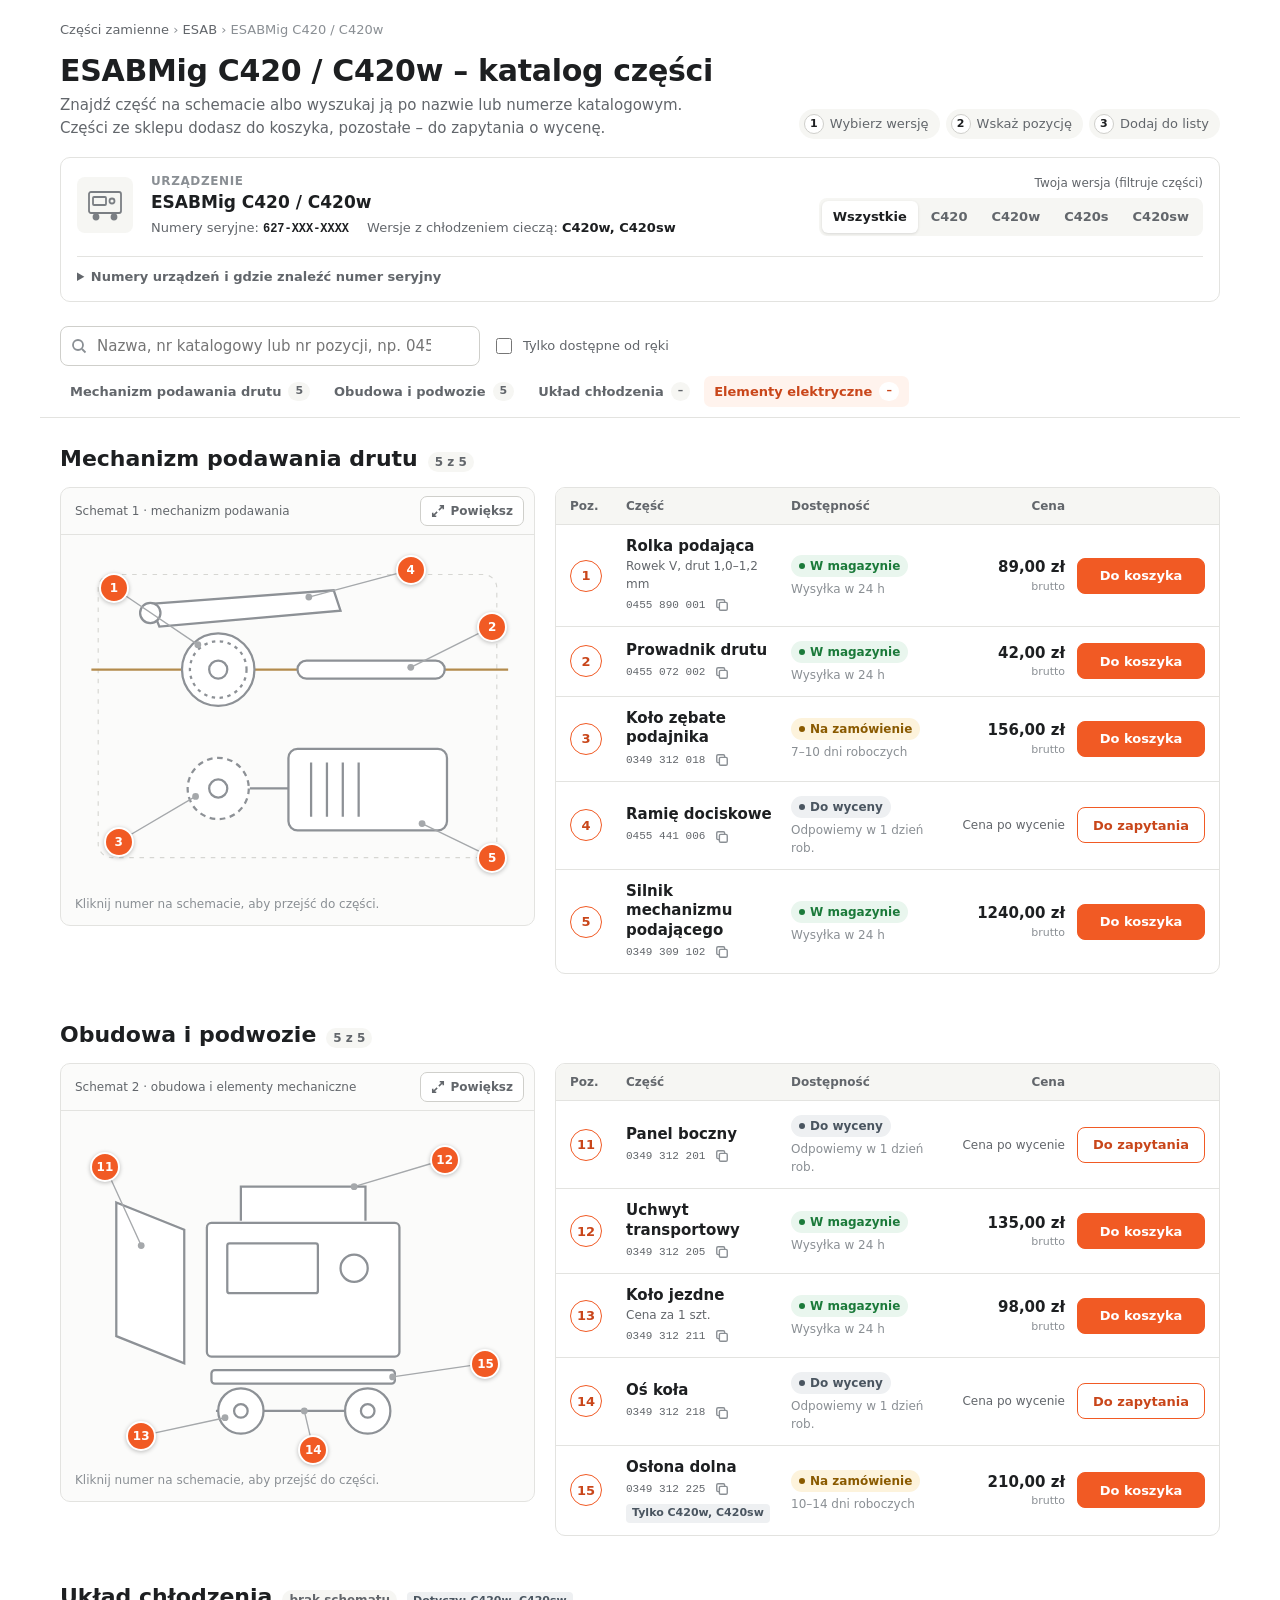
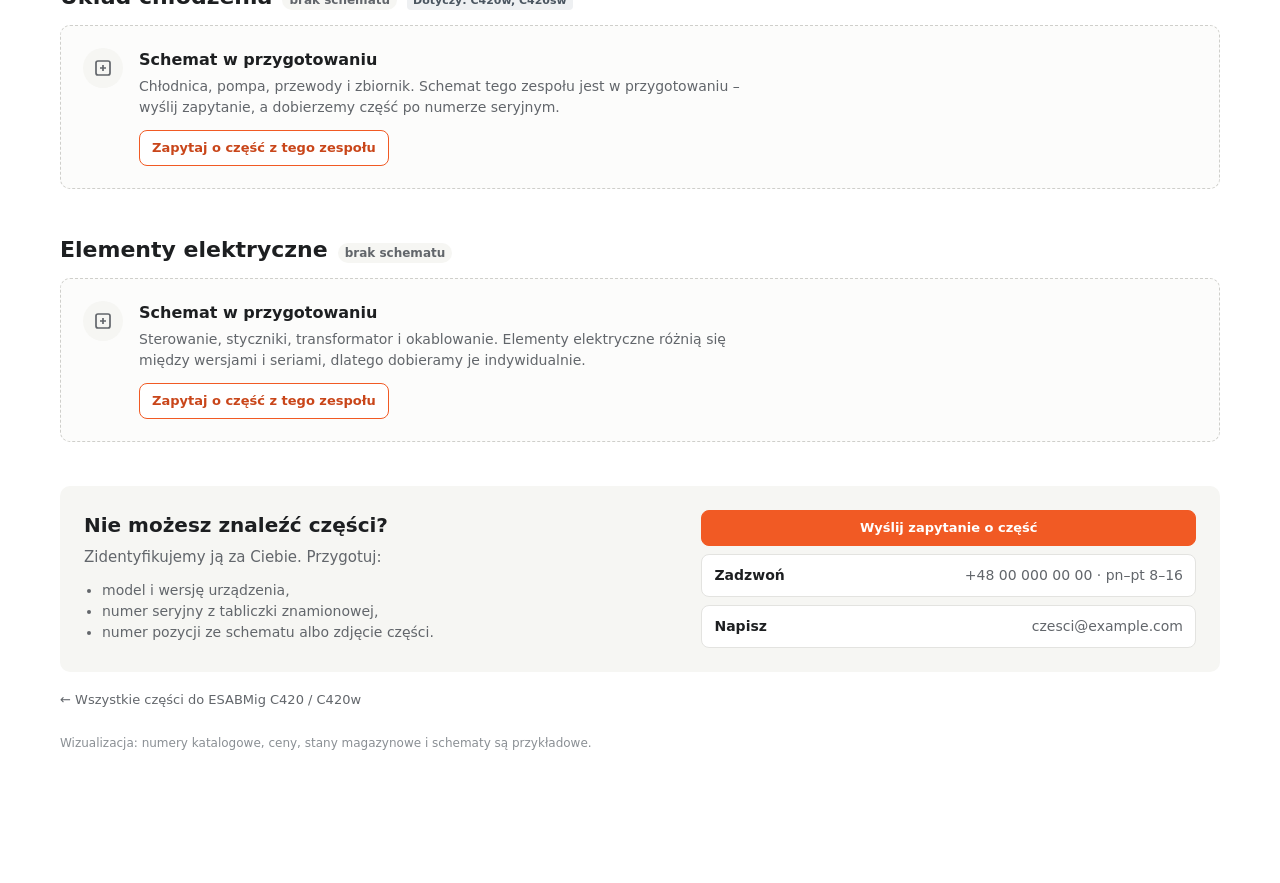
<file: projects/CA-008-esab-parts-catalog-redesign/index.html>
<!DOCTYPE html>
<html lang="pl">
<head>
<meta charset="utf-8">
<meta name="viewport" content="width=device-width, initial-scale=1">
<title>ESABMig C420 / C420w – katalog części (redesign)</title>
<style>
  :root{
    --brand:#f15a24;
    --brand-dark:#c9461a;
    --brand-soft:#fff3ed;
    --text:#1d1f21;
    --muted:#62666b;
    --faint:#8a8f94;
    --line:#e3e3e0;
    --line-strong:#cfcfcb;
    --surface:#f6f6f3;
    --white:#fff;
    --ok:#1b7a3a;
    --ok-soft:#e9f6ee;
    --warn:#8a5a00;
    --warn-soft:#fdf3dc;
    --info:#4a5560;
    --info-soft:#eef0f2;
    --radius:10px;
    --shadow:0 6px 24px rgba(20,20,20,.08);
    --sticky-offset:72px;
  }
  *{box-sizing:border-box}
  html{scroll-behavior:smooth}
  body{
    margin:0;
    background:var(--white);
    color:var(--text);
    font:15px/1.5 system-ui,-apple-system,"Segoe UI",Roboto,Arial,sans-serif;
  }
  a{color:inherit}
  button,input,select,textarea{font:inherit;color:inherit}
  button{cursor:pointer}
  :focus-visible{outline:2px solid var(--brand);outline-offset:2px}
  .sr-only{position:absolute;width:1px;height:1px;overflow:hidden;clip:rect(0 0 0 0);white-space:nowrap}
  .page{max-width:1200px;margin:0 auto;padding:20px 20px 120px}

  /* ---------- header ---------- */
  .breadcrumbs{font-size:13px;color:var(--faint);margin-bottom:14px}
  .breadcrumbs a{color:var(--muted);text-decoration:none}
  .breadcrumbs a:hover{color:var(--brand)}
  .page-head{display:flex;justify-content:space-between;align-items:flex-end;gap:24px;margin-bottom:18px}
  h1{font-size:30px;line-height:1.15;margin:0 0 6px;font-weight:650;letter-spacing:-.01em}
  .lead{margin:0;color:var(--muted);max-width:640px}
  .steps{display:flex;gap:6px;list-style:none;margin:0;padding:0;font-size:13px;color:var(--muted);flex-shrink:0}
  .steps li{display:flex;align-items:center;gap:6px;background:var(--surface);border-radius:999px;padding:5px 11px 5px 5px;white-space:nowrap}
  .steps b{display:inline-grid;place-items:center;width:20px;height:20px;border-radius:50%;background:var(--white);border:1px solid var(--line-strong);font-size:11px;color:var(--text)}

  /* ---------- device bar ---------- */
  .device{
    display:grid;grid-template-columns:auto 1fr auto;gap:18px;align-items:center;
    border:1px solid var(--line);border-radius:var(--radius);padding:14px 16px;margin-bottom:14px;
  }
  .device__icon{width:56px;height:56px;border-radius:8px;background:var(--surface);display:grid;place-items:center}
  .device__label{font-size:12px;color:var(--faint);text-transform:uppercase;letter-spacing:.05em;font-weight:600}
  .device__name{font-weight:650;font-size:17px}
  .device__facts{display:flex;flex-wrap:wrap;gap:4px 18px;font-size:13px;color:var(--muted);margin-top:2px}
  .device__facts strong{color:var(--text);font-weight:600}
  .variant{display:flex;flex-direction:column;gap:6px;align-items:flex-end}
  .variant__label{font-size:12px;color:var(--muted)}
  .segmented{display:inline-flex;background:var(--surface);border-radius:8px;padding:3px;gap:2px}
  .segmented button{border:0;background:transparent;padding:6px 11px;border-radius:6px;font-size:13px;font-weight:600;color:var(--muted)}
  .segmented button[aria-pressed="true"]{background:var(--white);color:var(--text);box-shadow:0 1px 3px rgba(0,0,0,.12)}
  .device__more{grid-column:1/-1;font-size:13px;border-top:1px solid var(--line);padding-top:10px}
  .device__more summary{cursor:pointer;color:var(--muted);font-weight:600}
  .device__more summary:hover{color:var(--brand)}
  .device__grid{display:grid;grid-template-columns:repeat(3,minmax(0,1fr));gap:10px 18px;margin-top:10px}
  .device__grid span{display:block;color:var(--faint);font-size:12px}
  .mono{font-family:ui-monospace,SFMono-Regular,Menlo,Consolas,monospace;font-size:.92em}

  /* ---------- sticky toolbar ---------- */
  .toolbar{
    position:sticky;top:0;z-index:20;background:rgba(255,255,255,.97);backdrop-filter:blur(6px);
    border-bottom:1px solid var(--line);margin:0 -20px 24px;padding:10px 20px;
  }
  .toolbar__row{display:flex;gap:12px;align-items:center}
  .search{position:relative;flex:1;max-width:420px}
  .search svg{position:absolute;left:11px;top:50%;transform:translateY(-50%);color:var(--faint)}
  .search input{
    width:100%;height:40px;border:1px solid var(--line-strong);border-radius:8px;padding:0 34px 0 36px;background:var(--white);
  }
  .search input:focus{border-color:var(--brand);outline:none;box-shadow:0 0 0 3px var(--brand-soft)}
  .search__clear{position:absolute;right:6px;top:50%;transform:translateY(-50%);border:0;background:none;width:28px;height:28px;border-radius:6px;color:var(--faint)}
  .search__clear:hover{background:var(--surface)}
  .toggle{display:flex;align-items:center;gap:8px;font-size:13px;color:var(--muted);white-space:nowrap;user-select:none}
  .toggle input{width:16px;height:16px;accent-color:var(--brand)}
  .tabs{display:flex;gap:4px;overflow-x:auto;scrollbar-width:none;margin-top:10px}
  .tabs::-webkit-scrollbar{display:none}
  .tabs a{
    display:flex;align-items:center;gap:7px;white-space:nowrap;text-decoration:none;font-size:13px;font-weight:600;
    color:var(--muted);padding:6px 10px;border-radius:7px;
  }
  .tabs a:hover{background:var(--surface);color:var(--text)}
  .tabs a.is-active{background:var(--brand-soft);color:var(--brand-dark)}
  .tabs a.is-muted{opacity:.5}
  .count{font-size:11px;font-weight:700;background:var(--surface);color:var(--muted);border-radius:999px;padding:1px 7px}
  .tabs a.is-active .count{background:var(--white);color:var(--brand-dark)}

  /* ---------- sections ---------- */
  .section{margin-bottom:44px;scroll-margin-top:calc(var(--sticky-offset) + 8px)}
  .section__head{display:flex;align-items:baseline;gap:10px;flex-wrap:wrap;margin-bottom:12px}
  .section__head h2{font-size:22px;margin:0;font-weight:650}
  .section__head .count{font-size:12px}
  .tag{display:inline-block;font-size:11px;font-weight:600;color:var(--info);background:var(--info-soft);border-radius:4px;padding:1px 6px;white-space:nowrap}
  .section__body{display:grid;grid-template-columns:minmax(0,5fr) minmax(0,7fr);gap:20px;align-items:start}

  /* diagram */
  .diagram{
    position:sticky;top:calc(var(--sticky-offset) + 12px);
    border:1px solid var(--line);border-radius:var(--radius);background:#fbfbfa;overflow:hidden;
  }
  .diagram__bar{display:flex;justify-content:space-between;align-items:center;padding:8px 10px 8px 14px;border-bottom:1px solid var(--line);font-size:12px;color:var(--muted)}
  .icon-btn{display:inline-flex;align-items:center;gap:6px;border:1px solid var(--line-strong);background:var(--white);border-radius:7px;height:30px;padding:0 10px;font-size:12px;font-weight:600}
  .icon-btn:hover{border-color:var(--brand);color:var(--brand-dark)}
  .diagram__canvas{position:relative;aspect-ratio:4/3;margin:10px}
  .diagram__canvas svg{position:absolute;inset:0;width:100%;height:100%}
  .diagram__hint{margin:0;padding:0 14px 12px;font-size:12px;color:var(--faint)}
  .shape{fill:#fff;stroke:#8d9196;stroke-width:2}
  .shape--soft{fill:none;stroke:#d6d6d2;stroke-dasharray:4 5}
  .wire{stroke:#b38b4d;stroke-width:2;fill:none}
  .leader{stroke:#a5a8ab;stroke-width:1.2;transition:stroke .15s}
  .leader-dot{fill:#a5a8ab;transition:fill .15s}
  .leader.is-active{stroke:var(--brand);stroke-width:2}
  .leader-dot.is-active{fill:var(--brand)}
  .leader.is-dim,.leader-dot.is-dim{opacity:.25}
  .hotspot{
    position:absolute;transform:translate(-50%,-50%);width:30px;height:30px;border-radius:50%;
    border:2px solid var(--white);background:var(--brand);color:#fff;font-size:12px;font-weight:700;
    box-shadow:0 1px 4px rgba(0,0,0,.25);transition:transform .15s,opacity .15s,background .15s;padding:0;
  }
  .hotspot:hover,.hotspot.is-active{transform:translate(-50%,-50%) scale(1.18);background:var(--brand-dark)}
  .hotspot.is-active{box-shadow:0 0 0 5px rgba(241,90,36,.25)}
  .hotspot.is-dim{opacity:.3;background:#9a9a9a}
  .hotspot.is-flash{animation:pulse .9s ease-out 2}
  @keyframes pulse{0%{box-shadow:0 0 0 0 rgba(241,90,36,.55)}100%{box-shadow:0 0 0 16px rgba(241,90,36,0)}}

  /* parts list */
  .parts{list-style:none;margin:0;padding:0;border:1px solid var(--line);border-radius:var(--radius);overflow:hidden}
  .parts__head{
    display:grid;grid-template-columns:44px minmax(0,1fr) 150px 112px 128px;gap:12px;
    padding:9px 14px;background:var(--surface);font-size:12px;color:var(--muted);font-weight:600;border-bottom:1px solid var(--line);
  }
  .part{
    display:grid;grid-template-columns:44px minmax(0,1fr) 150px 112px 128px;gap:12px;align-items:center;
    padding:12px 14px;border-bottom:1px solid var(--line);transition:background .15s;scroll-margin-top:calc(var(--sticky-offset) + 20px);
  }
  .part:last-child{border-bottom:0}
  .part.is-active{background:var(--brand-soft)}
  .part.is-flash{animation:rowflash 1.4s ease-out}
  @keyframes rowflash{0%,40%{background:#ffe1d3}100%{background:transparent}}
  .part[hidden]{display:none}
  .part__pos{
    width:32px;height:32px;border-radius:50%;border:1.5px solid var(--brand);background:var(--white);
    color:var(--brand-dark);font-weight:700;font-size:13px;padding:0;
  }
  .part__pos:hover{background:var(--brand);color:#fff}
  .part__name{font-weight:600;line-height:1.3}
  .part__note{font-size:12px;color:var(--muted)}
  .part__meta{display:flex;align-items:center;flex-wrap:wrap;gap:6px;margin-top:3px;font-size:12px;color:var(--muted)}
  .copy{border:0;background:none;padding:2px 4px;border-radius:4px;color:var(--faint);display:inline-flex}
  .copy:hover{background:var(--surface);color:var(--text)}
  .pill{display:inline-flex;align-items:center;gap:5px;font-size:12px;font-weight:600;border-radius:999px;padding:2px 8px;white-space:nowrap}
  .pill::before{content:"";width:6px;height:6px;border-radius:50%;background:currentColor}
  .pill--stock{color:var(--ok);background:var(--ok-soft)}
  .pill--order{color:var(--warn);background:var(--warn-soft)}
  .pill--ask{color:var(--info);background:var(--info-soft)}
  .part__lead{display:block;font-size:12px;color:var(--faint);margin-top:3px}
  .part__price{font-weight:700;text-align:right;white-space:nowrap}
  .part__price small{display:block;font-weight:400;font-size:11px;color:var(--faint)}
  .part__price--ask{font-weight:400;font-size:12px;color:var(--muted)}
  mark{background:#ffe7a8;color:inherit;border-radius:2px}

  .btn{
    display:inline-flex;align-items:center;justify-content:center;gap:6px;min-height:36px;padding:6px 12px;
    border-radius:8px;border:1px solid var(--brand);background:var(--brand);color:#fff;font-size:13px;font-weight:650;
    text-decoration:none;white-space:nowrap;width:100%;
  }
  .btn:hover{background:var(--brand-dark);border-color:var(--brand-dark)}
  .btn--ghost{background:var(--white);color:var(--brand-dark)}
  .btn--ghost:hover{background:var(--brand-soft);color:var(--brand-dark)}
  .btn.is-added{background:var(--ok);border-color:var(--ok);color:#fff}
  .btn--inline{width:auto}

  .empty{
    border:1px dashed var(--line-strong);border-radius:var(--radius);padding:22px;display:flex;gap:16px;align-items:flex-start;background:#fcfcfb;
  }
  .empty__icon{flex-shrink:0;width:40px;height:40px;border-radius:50%;background:var(--surface);display:grid;place-items:center;color:var(--muted)}
  .empty h3{margin:0 0 4px;font-size:16px}
  .empty p{margin:0 0 12px;color:var(--muted);font-size:14px;max-width:620px}
  .no-results{padding:18px 14px;color:var(--muted);font-size:14px}

  /* help */
  .help{display:grid;grid-template-columns:1.2fr 1fr;gap:24px;background:var(--surface);border-radius:var(--radius);padding:24px;margin-top:12px}
  .help h2{margin:0 0 6px;font-size:20px}
  .help p{margin:0 0 12px;color:var(--muted)}
  .help ul{margin:0;padding-left:18px;color:var(--muted);font-size:14px}
  .help__contact{display:flex;flex-direction:column;gap:8px}
  .help__contact a.line{display:flex;justify-content:space-between;background:var(--white);border:1px solid var(--line);border-radius:8px;padding:10px 12px;text-decoration:none;font-size:14px}
  .help__contact a.line:hover{border-color:var(--brand)}
  .help__contact a.line span{color:var(--muted)}
  .back{display:inline-block;margin-top:18px;font-size:13px;color:var(--muted);text-decoration:none}
  .back:hover{color:var(--brand)}
  .footnote{margin-top:24px;font-size:12px;color:var(--faint)}

  /* list bar + drawer */
  .listbar{
    position:fixed;left:50%;bottom:16px;transform:translateX(-50%);z-index:30;
    display:flex;align-items:center;gap:14px;background:#1f2225;color:#fff;border-radius:12px;padding:8px 8px 8px 16px;
    box-shadow:0 10px 30px rgba(0,0,0,.25);font-size:14px;width:min(560px,calc(100% - 24px));
  }
  .listbar[hidden]{display:none}
  .listbar__text{flex:1;min-width:0}
  .listbar__text small{display:block;color:#b9bcbf;font-size:12px}
  .listbar .btn{width:auto}
  .backdrop{position:fixed;inset:0;background:rgba(20,20,20,.35);z-index:40}
  .backdrop[hidden]{display:none}
  .drawer{
    position:fixed;top:0;right:0;bottom:0;z-index:41;width:min(440px,100%);background:var(--white);box-shadow:var(--shadow);
    display:flex;flex-direction:column;
  }
  .drawer[hidden]{display:none}
  .drawer__head{display:flex;justify-content:space-between;align-items:center;padding:16px 18px;border-bottom:1px solid var(--line)}
  .drawer__head h2{margin:0;font-size:18px}
  .drawer__body{flex:1;overflow:auto;padding:16px 18px}
  .drawer h3{font-size:14px;margin:0 0 4px}
  .drawer .sub{font-size:12px;color:var(--muted);margin:0 0 10px}
  .group{margin-bottom:22px}
  .item{display:grid;grid-template-columns:1fr auto auto;gap:10px;align-items:center;padding:10px 0;border-top:1px solid var(--line);font-size:14px}
  .item small{display:block;color:var(--muted);font-size:12px}
  .qty{display:inline-flex;border:1px solid var(--line-strong);border-radius:7px;overflow:hidden}
  .qty button{border:0;background:var(--white);width:28px;height:28px}
  .qty button:hover{background:var(--surface)}
  .qty span{min-width:26px;text-align:center;line-height:28px;font-size:13px;font-weight:600}
  .remove{border:0;background:none;color:var(--faint);width:28px;height:28px;border-radius:6px}
  .remove:hover{background:var(--surface);color:var(--text)}
  .total{display:flex;justify-content:space-between;font-weight:700;padding:10px 0;border-top:1px solid var(--line);margin-bottom:10px}
  .field{display:block;margin-bottom:10px;font-size:13px}
  .field span{display:block;color:var(--muted);margin-bottom:3px}
  .field input,.field textarea{width:100%;border:1px solid var(--line-strong);border-radius:7px;padding:8px 10px;background:var(--white)}
  .field textarea{min-height:64px;resize:vertical}

  /* zoom dialog */
  dialog.zoom{border:0;border-radius:12px;padding:0;width:min(1000px,96vw);max-height:94vh;box-shadow:var(--shadow)}
  dialog.zoom::backdrop{background:rgba(20,20,20,.55)}
  dialog.zoom .diagram__canvas{margin:16px}

  .toast{
    position:fixed;left:50%;bottom:84px;transform:translate(-50%,12px);z-index:60;background:#1f2225;color:#fff;
    padding:9px 14px;border-radius:8px;font-size:13px;opacity:0;visibility:hidden;pointer-events:none;
    transition:opacity .2s,transform .2s,visibility .2s;max-width:calc(100% - 32px);
  }
  .toast.is-on{opacity:1;visibility:visible;transform:translate(-50%,0)}

  /* ---------- responsive ---------- */
  @media (max-width:1080px){
    .parts__head,.part{grid-template-columns:40px minmax(0,1fr) 130px 100px 118px;gap:10px}
  }
  @media (max-width:900px){
    .page-head{display:block}
    .steps{margin-top:12px;flex-wrap:wrap}
    .device{grid-template-columns:auto 1fr}
    .variant{grid-column:1/-1;align-items:flex-start}
    .section__body{grid-template-columns:1fr}
    .diagram{position:static}
    .diagram__canvas{max-width:520px;margin:10px auto}
  }
  @media (max-width:640px){
    .page{padding:14px 16px 120px}
    h1{font-size:24px}
    .steps{display:none}
    .lead{font-size:14px}
    .device{padding:12px}
    .device__icon{width:44px;height:44px}
    .device__grid{grid-template-columns:1fr}
    .segmented{width:100%}
    .segmented button{flex:1;padding:6px 4px}
    .toolbar{margin:0 -16px 20px;padding:8px 16px}
    .toolbar__row{flex-wrap:wrap;gap:8px}
    .search{max-width:none;flex-basis:100%}
    .parts__head{display:none}
    .part{
      grid-template-columns:36px minmax(0,1fr) auto;
      grid-template-areas:"pos main main" ". avail price" ". action action";
      row-gap:8px;padding:12px;
    }
    .part__pos{grid-area:pos;align-self:start}
    .part__main{grid-area:main}
    .part__avail{grid-area:avail}
    .part__price{grid-area:price;align-self:start}
    .part__action{grid-area:action}
    .hotspot{width:26px;height:26px;font-size:11px}
    .help{grid-template-columns:1fr;padding:18px}
    .empty{flex-direction:column;padding:16px}
  }
  @media (prefers-reduced-motion:reduce){
    html{scroll-behavior:auto}
    *{animation:none!important;transition:none!important}
  }
</style>
</head>
<body>
<main class="page">

  <nav class="breadcrumbs" aria-label="Ścieżka">
    <a href="#">Części zamienne</a> › <a href="#">ESAB</a> › ESABMig C420 / C420w
  </nav>

  <header class="page-head">
    <div>
      <h1>ESABMig C420 / C420w – katalog części</h1>
      <p class="lead">Znajdź część na schemacie albo wyszukaj ją po nazwie lub numerze katalogowym. Części ze sklepu dodasz do koszyka, pozostałe – do zapytania o wycenę.</p>
    </div>
    <ol class="steps" aria-label="Jak to działa">
      <li><b>1</b>Wybierz wersję</li>
      <li><b>2</b>Wskaż pozycję</li>
      <li><b>3</b>Dodaj do listy</li>
    </ol>
  </header>

  <section class="device" aria-labelledby="device-name">
    <div class="device__icon" aria-hidden="true">
      <svg width="36" height="32" viewBox="0 0 36 32" fill="none" stroke="#7a7e83" stroke-width="1.8">
        <rect x="2" y="3" width="32" height="21" rx="2"/><rect x="6" y="8" width="13" height="8" rx="1"/>
        <circle cx="25" cy="12" r="2.5"/><circle cx="9" cy="28" r="2.5" fill="#7a7e83"/><circle cx="27" cy="28" r="2.5" fill="#7a7e83"/>
      </svg>
    </div>
    <div>
      <div class="device__label">Urządzenie</div>
      <div class="device__name" id="device-name">ESABMig C420 / C420w</div>
      <div class="device__facts">
        <span>Numery seryjne: <strong class="mono">627-XXX-XXXX</strong></span>
        <span>Wersje z chłodzeniem cieczą: <strong>C420w, C420sw</strong></span>
      </div>
    </div>
    <div class="variant">
      <span class="variant__label" id="variant-label">Twoja wersja (filtruje części)</span>
      <div class="segmented" role="group" aria-labelledby="variant-label" id="variant">
        <button type="button" data-variant="all" aria-pressed="true">Wszystkie</button>
        <button type="button" data-variant="C420" aria-pressed="false">C420</button>
        <button type="button" data-variant="C420w" aria-pressed="false">C420w</button>
        <button type="button" data-variant="C420s" aria-pressed="false">C420s</button>
        <button type="button" data-variant="C420sw" aria-pressed="false">C420sw</button>
      </div>
    </div>
    <details class="device__more">
      <summary>Numery urządzeń i gdzie znaleźć numer seryjny</summary>
      <div class="device__grid">
        <div><span>OrigoMig C420 PRO</span><strong class="mono">0349 302 655</strong></div>
        <div><span>OrigoMig C420w PRO</span><strong class="mono">0349 303 079</strong></div>
        <div><span>Numer seryjny</span>Na tabliczce znamionowej urządzenia. Podaj go w zapytaniu – pozwala dobrać część do serii produkcyjnej.</div>
      </div>
    </details>
  </section>

  <div class="toolbar" id="toolbar">
    <div class="toolbar__row">
      <label class="search">
        <span class="sr-only">Szukaj części</span>
        <svg width="16" height="16" viewBox="0 0 16 16" fill="none" stroke="currentColor" stroke-width="1.8" aria-hidden="true"><circle cx="7" cy="7" r="5"/><path d="M11 11l3.5 3.5"/></svg>
        <input id="q" type="search" autocomplete="off" placeholder="Nazwa, nr katalogowy lub nr pozycji, np. 0455 890">
        <button class="search__clear" id="q-clear" type="button" aria-label="Wyczyść wyszukiwanie" hidden>✕</button>
      </label>
      <label class="toggle"><input type="checkbox" id="only-stock"> Tylko dostępne od ręki</label>
    </div>
    <nav class="tabs" id="tabs" aria-label="Zespoły urządzenia"></nav>
  </div>

  <div id="sections"></div>

  <section class="help" id="pomoc">
    <div>
      <h2>Nie możesz znaleźć części?</h2>
      <p>Zidentyfikujemy ją za Ciebie. Przygotuj:</p>
      <ul>
        <li>model i wersję urządzenia,</li>
        <li>numer seryjny z tabliczki znamionowej,</li>
        <li>numer pozycji ze schematu albo zdjęcie części.</li>
      </ul>
    </div>
    <div class="help__contact">
      <button class="btn" type="button" id="help-ask">Wyślij zapytanie o część</button>
      <a class="line" href="#"><strong>Zadzwoń</strong><span>+48 00 000 00 00 · pn–pt 8–16</span></a>
      <a class="line" href="#"><strong>Napisz</strong><span>czesci@example.com</span></a>
    </div>
  </section>

  <a class="back" href="#">← Wszystkie części do ESABMig C420 / C420w</a>
  <p class="footnote">Wizualizacja: numery katalogowe, ceny, stany magazynowe i schematy są przykładowe.</p>
</main>

<div class="listbar" id="listbar" hidden>
  <div class="listbar__text"><span id="listbar-title"></span><small id="listbar-sub"></small></div>
  <button class="btn" type="button" id="open-list">Pokaż listę</button>
</div>

<div class="backdrop" id="backdrop" hidden></div>
<aside class="drawer" id="drawer" hidden aria-labelledby="drawer-title" role="dialog" aria-modal="true">
  <div class="drawer__head">
    <h2 id="drawer-title">Twoja lista części</h2>
    <button class="remove" type="button" id="close-list" aria-label="Zamknij">✕</button>
  </div>
  <div class="drawer__body" id="drawer-body"></div>
</aside>

<dialog class="zoom" id="zoom" aria-labelledby="zoom-title">
  <div class="diagram__bar"><strong id="zoom-title"></strong><button class="icon-btn" type="button" id="zoom-close">Zamknij</button></div>
  <div id="zoom-body"></div>
</dialog>

<div class="toast" id="toast" role="status" aria-live="polite"></div>

<script>
/* ---------- data (example) ---------- */
const VARIANTS_W = ['C420w', 'C420sw'];

const SECTIONS = [
  {
    id: 'podajnik',
    name: 'Mechanizm podawania drutu',
    diagram: {
      title: 'Schemat 1 · mechanizm podawania',
      svg: `
        <rect class="shape--soft" x="24" y="26" width="352" height="250" rx="12"/>
        <line class="wire" x1="18" y1="110" x2="386" y2="110"/>
        <path class="shape" d="M70 52 L232 40 L238 58 L78 72 Z"/>
        <circle class="shape" cx="70" cy="60" r="9"/>
        <circle class="shape" cx="130" cy="110" r="32"/>
        <circle class="shape" cx="130" cy="110" r="25" stroke-dasharray="3 4"/>
        <circle class="shape" cx="130" cy="110" r="8"/>
        <rect class="shape" x="200" y="102" width="130" height="16" rx="8"/>
        <circle class="shape" cx="130" cy="215" r="27" stroke-width="9" stroke-dasharray="5 4"/>
        <circle class="shape" cx="130" cy="215" r="8"/>
        <line class="shape" x1="158" y1="215" x2="192" y2="215" stroke-width="5"/>
        <rect class="shape" x="192" y="180" width="140" height="72" rx="8"/>
        <path class="shape" d="M212 192 v48 M226 192 v48 M240 192 v48 M254 192 v48" fill="none"/>`,
      spots: { 1: [38, 38, 112, 88], 2: [372, 72, 300, 108], 3: [42, 262, 110, 222], 4: [300, 22, 210, 46], 5: [372, 276, 310, 246] }
    },
    parts: [
      { pos: 1, sku: '0455 890 001', name: 'Rolka podająca', note: 'Rowek V, drut 1,0–1,2 mm', status: 'stock', price: 89 },
      { pos: 2, sku: '0455 072 002', name: 'Prowadnik drutu', status: 'stock', price: 42 },
      { pos: 3, sku: '0349 312 018', name: 'Koło zębate podajnika', status: 'order', price: 156, lead: '7–10 dni roboczych' },
      { pos: 4, sku: '0455 441 006', name: 'Ramię dociskowe', status: 'ask' },
      { pos: 5, sku: '0349 309 102', name: 'Silnik mechanizmu podającego', status: 'stock', price: 1240 }
    ]
  },
  {
    id: 'obudowa',
    name: 'Obudowa i podwozie',
    diagram: {
      title: 'Schemat 2 · obudowa i elementy mechaniczne',
      svg: `
        <path class="shape" d="M40 72 L100 96 L100 214 L40 190 Z"/>
        <rect class="shape" x="120" y="90" width="170" height="118" rx="4"/>
        <rect class="shape" x="138" y="108" width="80" height="44" rx="2"/>
        <circle class="shape" cx="250" cy="130" r="12"/>
        <path class="shape" d="M150 88 V58 H260 V88" fill="none" stroke-width="6"/>
        <rect class="shape" x="124" y="220" width="162" height="12" rx="3"/>
        <line class="shape" x1="128" y1="256" x2="282" y2="256" stroke-width="5"/>
        <circle class="shape" cx="150" cy="256" r="20"/><circle class="shape" cx="150" cy="256" r="6"/>
        <circle class="shape" cx="262" cy="256" r="20"/><circle class="shape" cx="262" cy="256" r="6"/>`,
      spots: { 11: [30, 40, 62, 110], 12: [330, 34, 250, 58], 13: [62, 278, 136, 262], 14: [214, 290, 206, 256], 15: [366, 214, 284, 226] }
    },
    parts: [
      { pos: 11, sku: '0349 312 201', name: 'Panel boczny', status: 'ask' },
      { pos: 12, sku: '0349 312 205', name: 'Uchwyt transportowy', status: 'stock', price: 135 },
      { pos: 13, sku: '0349 312 211', name: 'Koło jezdne', note: 'Cena za 1 szt.', status: 'stock', price: 98 },
      { pos: 14, sku: '0349 312 218', name: 'Oś koła', status: 'ask' },
      { pos: 15, sku: '0349 312 225', name: 'Osłona dolna', status: 'order', price: 210, lead: '10–14 dni roboczych', variants: VARIANTS_W }
    ]
  },
  {
    id: 'chlodzenie',
    name: 'Układ chłodzenia',
    variants: VARIANTS_W,
    parts: [],
    empty: 'Chłodnica, pompa, przewody i zbiornik. Schemat tego zespołu jest w przygotowaniu – wyślij zapytanie, a dobierzemy część po numerze seryjnym.'
  },
  {
    id: 'elektryka',
    name: 'Elementy elektryczne',
    parts: [],
    empty: 'Sterowanie, styczniki, transformator i okablowanie. Elementy elektryczne różnią się między wersjami i seriami, dlatego dobieramy je indywidualnie.'
  }
];

const STATUS = {
  stock: { label: 'W magazynie', lead: 'Wysyłka w 24 h', cls: 'pill--stock' },
  order: { label: 'Na zamówienie', cls: 'pill--order' },
  ask:   { label: 'Do wyceny', lead: 'Odpowiemy w 1 dzień rob.', cls: 'pill--ask' }
};

/* ---------- helpers ---------- */
const $ = (sel, root = document) => root.querySelector(sel);
const $$ = (sel, root = document) => [...root.querySelectorAll(sel)];
const money = new Intl.NumberFormat('pl-PL', { style: 'currency', currency: 'PLN' });
const norm = s => s.toLowerCase().normalize('NFD').replace(/[̀-ͯ]/g, '').replace(/ł/g, 'l');
const digits = s => s.replace(/\D/g, '');
const esc = s => s.replace(/[&<>"]/g, c => ({ '&': '&amp;', '<': '&lt;', '>': '&gt;', '"': '&quot;' }[c]));
const VB_W = 400, VB_H = 300;
const ICON_COPY = '<svg width="14" height="14" viewBox="0 0 16 16" fill="none" stroke="currentColor" stroke-width="1.6" aria-hidden="true"><rect x="5" y="5" width="9" height="9" rx="1.5"/><path d="M11 5V3.5A1.5 1.5 0 0 0 9.5 2h-6A1.5 1.5 0 0 0 2 3.5v6A1.5 1.5 0 0 0 3.5 11H5"/></svg>';
const ICON_ZOOM = '<svg width="14" height="14" viewBox="0 0 16 16" fill="none" stroke="currentColor" stroke-width="1.8" aria-hidden="true"><path d="M10 2h4v4M6 14H2v-4M14 2l-5 5M2 14l5-5"/></svg>';

function readVariant() {
  try { return localStorage.getItem('c420-variant') || 'all'; } catch { return 'all'; }
}
function saveVariant(v) {
  try { localStorage.setItem('c420-variant', v); } catch { /* storage unavailable */ }
}

const state = { variant: readVariant(), query: '', onlyStock: false, list: new Map() };

/* ---------- rendering ---------- */
function diagramMarkup(section, inDialog) {
  const d = section.diagram;
  const leaders = Object.entries(d.spots).map(([pos, [cx, cy, tx, ty]]) =>
    `<line class="leader" data-pos="${pos}" x1="${cx}" y1="${cy}" x2="${tx}" y2="${ty}"/>
     <circle class="leader-dot" data-pos="${pos}" cx="${tx}" cy="${ty}" r="3"/>`).join('');
  const spots = section.parts.map(p => {
    const [cx, cy] = d.spots[p.pos];
    return `<button type="button" class="hotspot" data-pos="${p.pos}" style="left:${cx / VB_W * 100}%;top:${cy / VB_H * 100}%"
      aria-label="Pozycja ${p.pos}: ${esc(p.name)}">${p.pos}</button>`;
  }).join('');
  return `
    <div class="diagram__canvas" data-section="${section.id}" ${inDialog ? 'data-dialog' : ''}>
      <svg viewBox="0 0 ${VB_W} ${VB_H}" aria-hidden="true">${d.svg}${leaders}</svg>
      ${spots}
    </div>`;
}

function partMarkup(section, p) {
  const s = STATUS[p.status];
  const tags = (p.variants || []).length ? `<span class="tag">Tylko ${p.variants.join(', ')}</span>` : '';
  const price = p.price != null
    ? `<div class="part__price">${money.format(p.price)}<small>brutto</small></div>`
    : `<div class="part__price part__price--ask">Cena po wycenie</div>`;
  const action = p.status === 'ask'
    ? `<button type="button" class="btn btn--ghost" data-add="ask">Do zapytania</button>`
    : `<button type="button" class="btn" data-add="buy">Do koszyka</button>`;
  return `
    <li class="part" id="part-${section.id}-${p.pos}" data-section="${section.id}" data-pos="${p.pos}">
      <button type="button" class="part__pos" data-locate aria-label="Pokaż pozycję ${p.pos} na schemacie">${p.pos}</button>
      <div class="part__main">
        <div class="part__name" data-hl="name">${esc(p.name)}</div>
        ${p.note ? `<div class="part__note">${esc(p.note)}</div>` : ''}
        <div class="part__meta">
          <span class="mono" data-hl="sku">${p.sku}</span>
          <button type="button" class="copy" data-copy="${p.sku}" aria-label="Kopiuj numer ${p.sku}" title="Kopiuj numer katalogowy">${ICON_COPY}</button>
          ${tags}
        </div>
      </div>
      <div class="part__avail"><span class="pill ${s.cls}">${s.label}</span><span class="part__lead">${p.lead || s.lead}</span></div>
      ${price}
      <div class="part__action">${action}</div>
    </li>`;
}

function sectionMarkup(section) {
  const tag = section.variants ? `<span class="tag">Dotyczy: ${section.variants.join(', ')}</span>` : '';
  let body;
  if (section.parts.length) {
    body = `
      <div class="section__body">
        <figure class="diagram" style="margin:0">
          <div class="diagram__bar"><span>${section.diagram.title}</span>
            <button type="button" class="icon-btn" data-zoom="${section.id}">${ICON_ZOOM} Powiększ</button></div>
          ${diagramMarkup(section)}
          <figcaption class="diagram__hint">Kliknij numer na schemacie, aby przejść do części.</figcaption>
        </figure>
        <div>
          <ul class="parts" aria-label="Części: ${esc(section.name)}">
            <li class="parts__head" aria-hidden="true"><span>Poz.</span><span>Część</span><span>Dostępność</span><span style="text-align:right">Cena</span><span></span></li>
            ${section.parts.map(p => partMarkup(section, p)).join('')}
          </ul>
          <div class="no-results" hidden>Brak części pasujących do filtrów w tym zespole.</div>
        </div>
      </div>`;
  } else {
    body = `
      <div class="empty">
        <div class="empty__icon" aria-hidden="true"><svg width="20" height="20" viewBox="0 0 20 20" fill="none" stroke="currentColor" stroke-width="1.7"><rect x="3" y="3" width="14" height="14" rx="2"/><path d="M7 10h6M10 7v6"/></svg></div>
        <div>
          <h3>Schemat w przygotowaniu</h3>
          <p data-empty-text>${section.empty}</p>
          <button type="button" class="btn btn--ghost btn--inline" data-ask-section="${section.id}">Zapytaj o część z tego zespołu</button>
        </div>
      </div>`;
  }
  return `
    <section class="section" id="${section.id}" aria-labelledby="h-${section.id}">
      <div class="section__head"><h2 id="h-${section.id}">${section.name}</h2><span class="count" data-count></span>${tag}</div>
      ${body}
    </section>`;
}

$('#sections').innerHTML = SECTIONS.map(sectionMarkup).join('');
$('#tabs').innerHTML = SECTIONS.map(s => `<a href="#${s.id}" data-tab="${s.id}">${s.name}<span class="count" data-count></span></a>`).join('');

/* ---------- filtering ---------- */
function applies(variants) {
  return state.variant === 'all' || !variants || variants.includes(state.variant);
}
function matches(p) {
  if (state.onlyStock && p.status !== 'stock') return false;
  const q = state.query.trim();
  if (!q) return true;
  if (/^\d{1,2}$/.test(q)) return String(p.pos) === q || digits(p.sku).includes(q);
  const qd = digits(q);
  if (qd.length >= 3 && qd.length === q.replace(/\s/g, '').length) return digits(p.sku).includes(qd);
  return norm(p.name).includes(norm(q)) || norm(p.note || '').includes(norm(q));
}
function highlight(el, text, q) {
  el.textContent = text;
  if (!q) return;
  const i = norm(text).indexOf(norm(q));
  if (i < 0) return;
  el.innerHTML = esc(text.slice(0, i)) + '<mark>' + esc(text.slice(i, i + q.length)) + '</mark>' + esc(text.slice(i + q.length));
}

function applyFilters() {
  const q = state.query.trim();
  let total = 0;
  SECTIONS.forEach(section => {
    const secEl = document.getElementById(section.id);
    const tabEl = $(`[data-tab="${section.id}"]`);
    const sectionApplies = applies(section.variants);
    let visible = 0;

    section.parts.forEach(p => {
      const row = document.getElementById(`part-${section.id}-${p.pos}`);
      const show = sectionApplies && applies(p.variants) && matches(p);
      row.hidden = !show;
      if (show) visible++;
      highlight($('[data-hl="name"]', row), p.name, /\d/.test(q) ? '' : q);
      $$(`.hotspot[data-pos="${p.pos}"], .leader[data-pos="${p.pos}"], .leader-dot[data-pos="${p.pos}"]`, secEl)
        .forEach(el => el.classList.toggle('is-dim', !show));
    });

    const noRes = $('.no-results', secEl);
    if (noRes) noRes.hidden = visible > 0;
    if (!section.parts.length) {
      const txt = $('[data-empty-text]', secEl);
      txt.textContent = sectionApplies ? section.empty : `Ten zespół nie występuje w wersji ${state.variant}.`;
      $('[data-ask-section]', secEl).hidden = !sectionApplies;
    }

    const label = section.parts.length ? `${visible} z ${section.parts.length}` : (sectionApplies ? 'brak schematu' : 'nie dotyczy');
    $('[data-count]', secEl).textContent = label;
    $('[data-count]', tabEl).textContent = section.parts.length ? visible : '–';
    tabEl.classList.toggle('is-muted', !sectionApplies || (section.parts.length > 0 && visible === 0));
    total += visible;
  });
  $('#q-clear').hidden = !q;
  return total;
}

/* ---------- diagram ↔ list linking ---------- */
function setActive(sectionId, pos, on) {
  const sec = document.getElementById(sectionId);
  $$(`[data-pos="${pos}"]`, sec).forEach(el => {
    if (el.matches('.part, .hotspot, .leader, .leader-dot')) el.classList.toggle('is-active', on);
  });
}
function flash(el) {
  el.classList.remove('is-flash');
  void el.offsetWidth;
  el.classList.add('is-flash');
}
function goToRow(sectionId, pos) {
  const row = document.getElementById(`part-${sectionId}-${pos}`);
  if (!row || row.hidden) { toast('Ta część jest ukryta przez filtry'); return; }
  row.scrollIntoView({ block: 'center' });
  flash(row);
  $('[data-add]', row).focus({ preventScroll: true });
}

document.addEventListener('mouseover', e => {
  const t = e.target.closest('.part[data-pos], .hotspot');
  if (!t || t.closest('dialog')) return;
  const sec = t.closest('.section').id;
  setActive(sec, t.dataset.pos, true);
  t.addEventListener('mouseleave', () => setActive(sec, t.dataset.pos, false), { once: true });
});

/* ---------- list (cart + inquiry) ---------- */
function addToList(key, item) {
  const existing = state.list.get(key);
  if (existing) existing.qty++;
  else state.list.set(key, { ...item, qty: 1 });
  renderList();
}
function renderList() {
  const items = [...state.list.values()];
  const buy = items.filter(i => i.kind === 'buy');
  const ask = items.filter(i => i.kind === 'ask');
  const count = items.reduce((n, i) => n + i.qty, 0);
  const sum = buy.reduce((n, i) => n + i.qty * i.price, 0);

  $('#listbar').hidden = count === 0 || !$('#drawer').hidden;
  $('#listbar-title').textContent = `Lista części: ${count} szt.`;
  $('#listbar-sub').textContent = [buy.length && `do koszyka ${money.format(sum)}`, ask.length && `do wyceny: ${ask.length}`].filter(Boolean).join(' · ');

  const row = i => `
    <div class="item">
      <div>${esc(i.name)}<small>${i.pos ? `Poz. ${i.pos} · ` : ''}${i.sku ? `<span class="mono">${i.sku}</span>` : esc(i.section)}</small></div>
      <div class="qty"><button type="button" data-qty="-1" data-key="${i.key}" aria-label="Mniej">−</button><span>${i.qty}</span><button type="button" data-qty="1" data-key="${i.key}" aria-label="Więcej">+</button></div>
      <button type="button" class="remove" data-remove="${i.key}" aria-label="Usuń ${esc(i.name)}">✕</button>
    </div>`;

  $('#drawer-body').innerHTML = (count === 0 ? '<p class="sub">Lista jest pusta.</p>' : '') +
    (buy.length ? `
      <div class="group">
        <h3>Do koszyka</h3><p class="sub">Dostępne w sklepie – zamówisz od razu.</p>
        ${buy.map(row).join('')}
        <div class="total"><span>Razem</span><span>${money.format(sum)}</span></div>
        <a class="btn" href="#">Przejdź do koszyka</a>
      </div>` : '') +
    (ask.length ? `
      <form class="group" id="ask-form">
        <h3>Do wyceny</h3><p class="sub">Sprawdzimy dostępność i odeślemy ofertę.</p>
        ${ask.map(row).join('')}
        <div style="height:10px"></div>
        <label class="field"><span>E-mail</span><input type="email" required placeholder="jan@firma.pl"></label>
        <label class="field"><span>Numer seryjny urządzenia</span><input class="mono" placeholder="627-XXX-XXXX" value=""></label>
        <label class="field"><span>Wersja</span><input value="${state.variant === 'all' ? '' : state.variant}" placeholder="np. C420w"></label>
        <label class="field"><span>Uwagi (opcjonalnie)</span><textarea placeholder="Np. opis uszkodzenia, zdjęcie prześlemy mailem"></textarea></label>
        <button class="btn" type="submit">Wyślij zapytanie</button>
      </form>` : '');
  syncAddButtons();
}
function syncAddButtons() {
  $$('.part').forEach(row => {
    const btn = $('[data-add]', row);
    const item = state.list.get(`${row.dataset.section}-${row.dataset.pos}`);
    const base = btn.dataset.add === 'buy' ? 'Do koszyka' : 'Do zapytania';
    btn.textContent = item ? `✓ Na liście (${item.qty})` : base;
    btn.classList.toggle('is-added', !!item);
  });
}
function openList() {
  $('#drawer').hidden = false;
  $('#backdrop').hidden = false;
  $('#listbar').hidden = true;
  $('#close-list').focus();
}
function closeList() {
  $('#drawer').hidden = true;
  $('#backdrop').hidden = true;
  renderList();
}

/* ---------- misc UI ---------- */
let toastTimer;
function toast(msg) {
  const el = $('#toast');
  el.textContent = msg;
  el.classList.add('is-on');
  clearTimeout(toastTimer);
  toastTimer = setTimeout(() => el.classList.remove('is-on'), 2200);
}
function setVariant(v) {
  state.variant = v;
  saveVariant(v);
  $$('#variant button').forEach(b => b.setAttribute('aria-pressed', String(b.dataset.variant === v)));
  applyFilters();
}
function askSection(sectionId) {
  const s = SECTIONS.find(x => x.id === sectionId);
  addToList(`free-${sectionId}`, { key: `free-${sectionId}`, kind: 'ask', name: 'Część do identyfikacji', section: s ? s.name : 'Dowolny zespół' });
  openList();
}

/* ---------- events ---------- */
document.addEventListener('click', e => {
  const t = e.target;
  const hotspot = t.closest('.hotspot');
  if (hotspot) {
    const canvas = hotspot.closest('.diagram__canvas');
    if (canvas.hasAttribute('data-dialog')) $('#zoom').close();
    goToRow(canvas.dataset.section, hotspot.dataset.pos);
    return;
  }
  const locate = t.closest('[data-locate]');
  if (locate) {
    const row = locate.closest('.part');
    const spot = $(`.diagram__canvas:not([data-dialog]) .hotspot[data-pos="${row.dataset.pos}"]`, document.getElementById(row.dataset.section));
    spot.scrollIntoView({ block: 'nearest' });
    setActive(row.dataset.section, row.dataset.pos, true);
    flash(spot);
    setTimeout(() => setActive(row.dataset.section, row.dataset.pos, false), 1600);
    return;
  }
  const add = t.closest('[data-add]');
  if (add) {
    const row = add.closest('.part');
    const s = SECTIONS.find(x => x.id === row.dataset.section);
    const p = s.parts.find(x => String(x.pos) === row.dataset.pos);
    const key = `${s.id}-${p.pos}`;
    addToList(key, { key, kind: add.dataset.add, name: p.name, sku: p.sku, pos: p.pos, price: p.price, section: s.name });
    toast(add.dataset.add === 'buy' ? `Dodano do koszyka: ${p.name}` : `Dodano do zapytania: ${p.name}`);
    return;
  }
  const copy = t.closest('[data-copy]');
  if (copy) {
    const sku = copy.dataset.copy;
    Promise.resolve(navigator.clipboard && navigator.clipboard.writeText(sku))
      .then(() => toast(`Skopiowano ${sku}`), () => toast(sku));
    return;
  }
  const zoom = t.closest('[data-zoom]');
  if (zoom) {
    const s = SECTIONS.find(x => x.id === zoom.dataset.zoom);
    $('#zoom-title').textContent = s.diagram.title;
    $('#zoom-body').innerHTML = diagramMarkup(s, true);
    $$('.hotspot', $('#zoom-body')).forEach(h => {
      const row = document.getElementById(`part-${s.id}-${h.dataset.pos}`);
      h.classList.toggle('is-dim', row.hidden);
    });
    $('#zoom').showModal();
    return;
  }
  const askSec = t.closest('[data-ask-section]');
  if (askSec) { askSection(askSec.dataset.askSection); return; }
  const qty = t.closest('[data-qty]');
  if (qty) {
    const item = state.list.get(qty.dataset.key);
    item.qty += Number(qty.dataset.qty);
    if (item.qty < 1) state.list.delete(qty.dataset.key);
    renderList();
    return;
  }
  const remove = t.closest('[data-remove]');
  if (remove) { state.list.delete(remove.dataset.remove); renderList(); return; }
  const variant = t.closest('#variant button');
  if (variant) setVariant(variant.dataset.variant);
});

$('#help-ask').addEventListener('click', () => askSection(null));
$('#open-list').addEventListener('click', openList);
$('#close-list').addEventListener('click', closeList);
$('#backdrop').addEventListener('click', closeList);
$('#zoom-close').addEventListener('click', () => $('#zoom').close());
document.addEventListener('keydown', e => { if (e.key === 'Escape' && !$('#drawer').hidden) closeList(); });
document.addEventListener('submit', e => {
  if (e.target.id !== 'ask-form') return;
  e.preventDefault();
  [...state.list.values()].filter(i => i.kind === 'ask').forEach(i => state.list.delete(i.key));
  renderList();
  toast('Zapytanie wysłane (wizualizacja)');
});

let searchTimer;
$('#q').addEventListener('input', e => {
  clearTimeout(searchTimer);
  searchTimer = setTimeout(() => {
    state.query = e.target.value;
    const total = applyFilters();
    const first = $('.part:not([hidden])');
    if (state.query.trim() && first) first.scrollIntoView({ block: 'center' });
    if (state.query.trim() && !total) toast('Nic nie znaleziono – możesz wysłać zapytanie');
  }, 180);
});
$('#q-clear').addEventListener('click', () => {
  $('#q').value = '';
  state.query = '';
  applyFilters();
  $('#q').focus();
});
$('#only-stock').addEventListener('change', e => { state.onlyStock = e.target.checked; applyFilters(); });

/* sticky offset + scrollspy */
const toolbar = $('#toolbar');
const setOffset = () => document.documentElement.style.setProperty('--sticky-offset', toolbar.offsetHeight + 'px');
new ResizeObserver(setOffset).observe(toolbar);

const spy = new IntersectionObserver(entries => {
  entries.forEach(en => {
    if (!en.isIntersecting) return;
    $$('#tabs a').forEach(a => a.classList.toggle('is-active', a.dataset.tab === en.target.id));
    const active = $(`#tabs a[data-tab="${en.target.id}"]`);
    const tabs = $('#tabs');
    if (active.offsetLeft < tabs.scrollLeft || active.offsetLeft + active.offsetWidth > tabs.scrollLeft + tabs.clientWidth) {
      tabs.scrollLeft = active.offsetLeft - 16;
    }
  });
}, { rootMargin: '-35% 0px -60% 0px' });
SECTIONS.forEach(s => spy.observe(document.getElementById(s.id)));

setVariant(state.variant);
renderList();
</script>
</body>
</html>
</file>
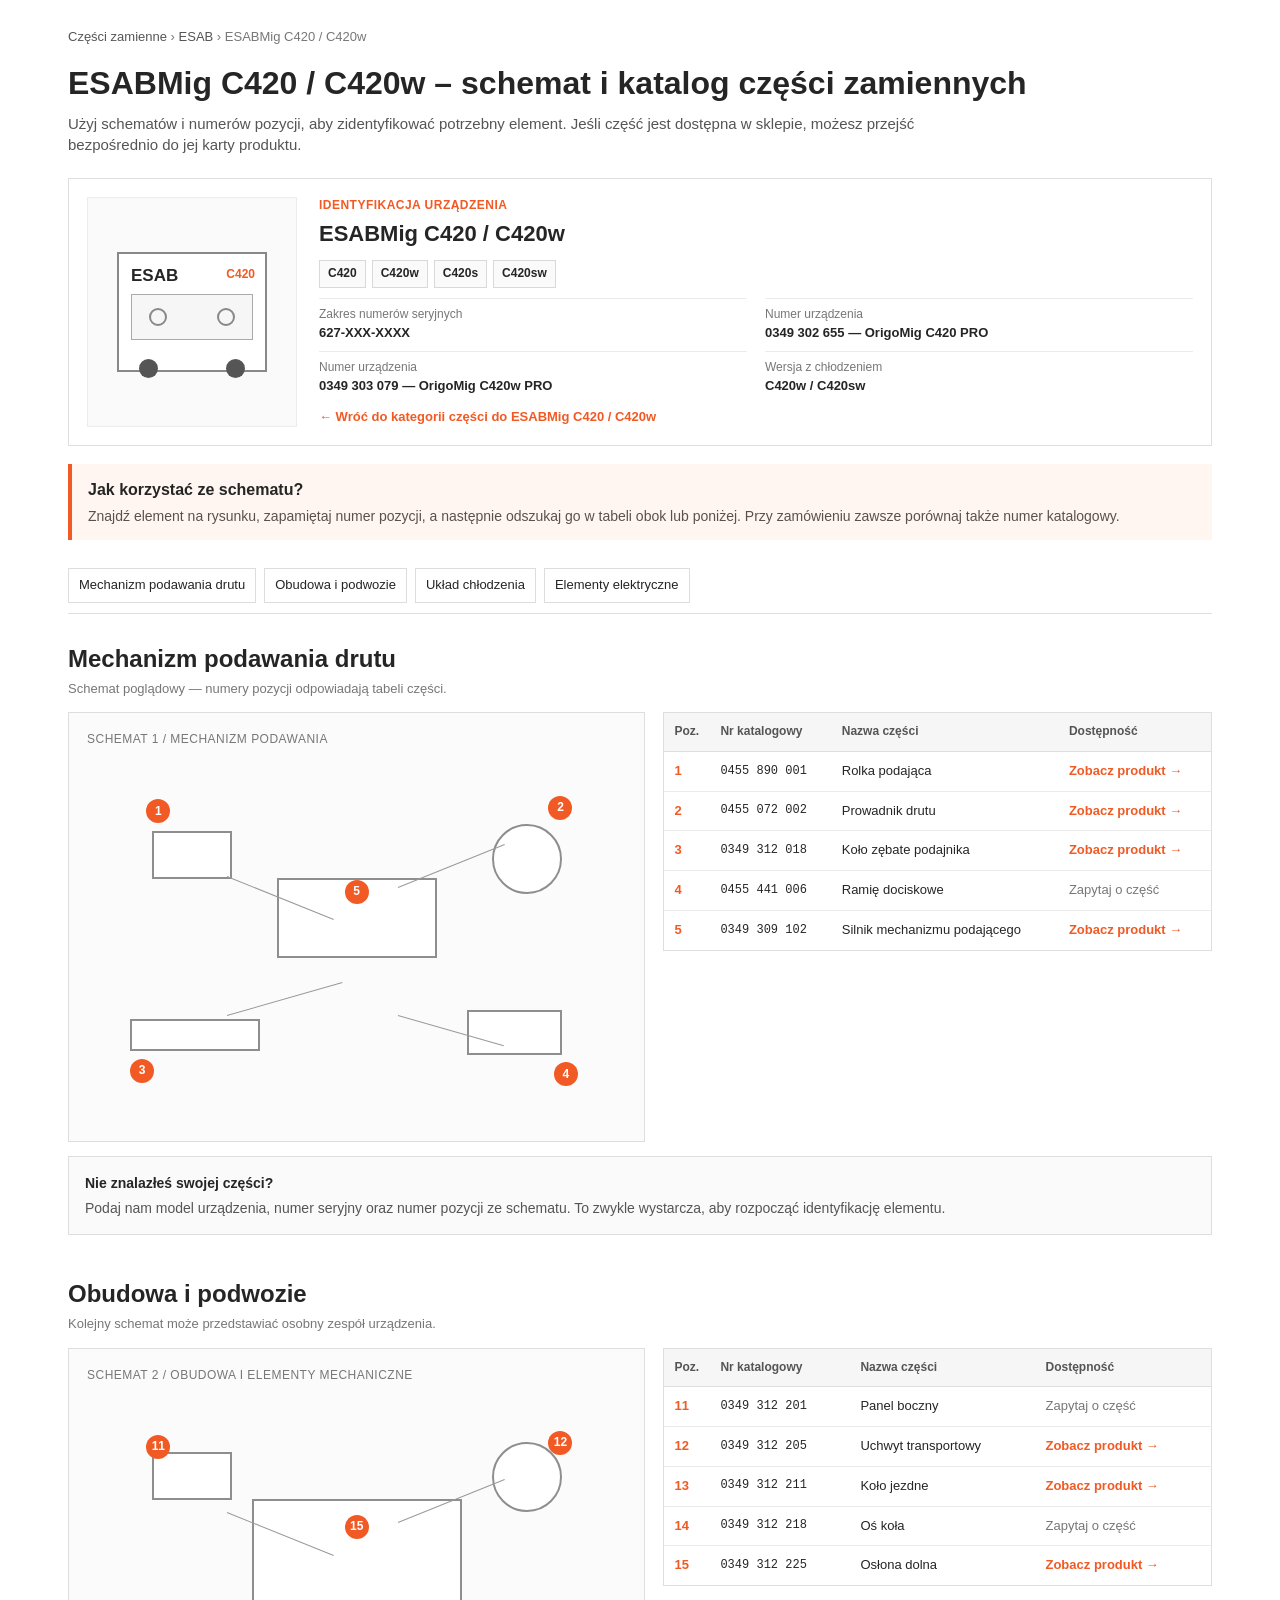
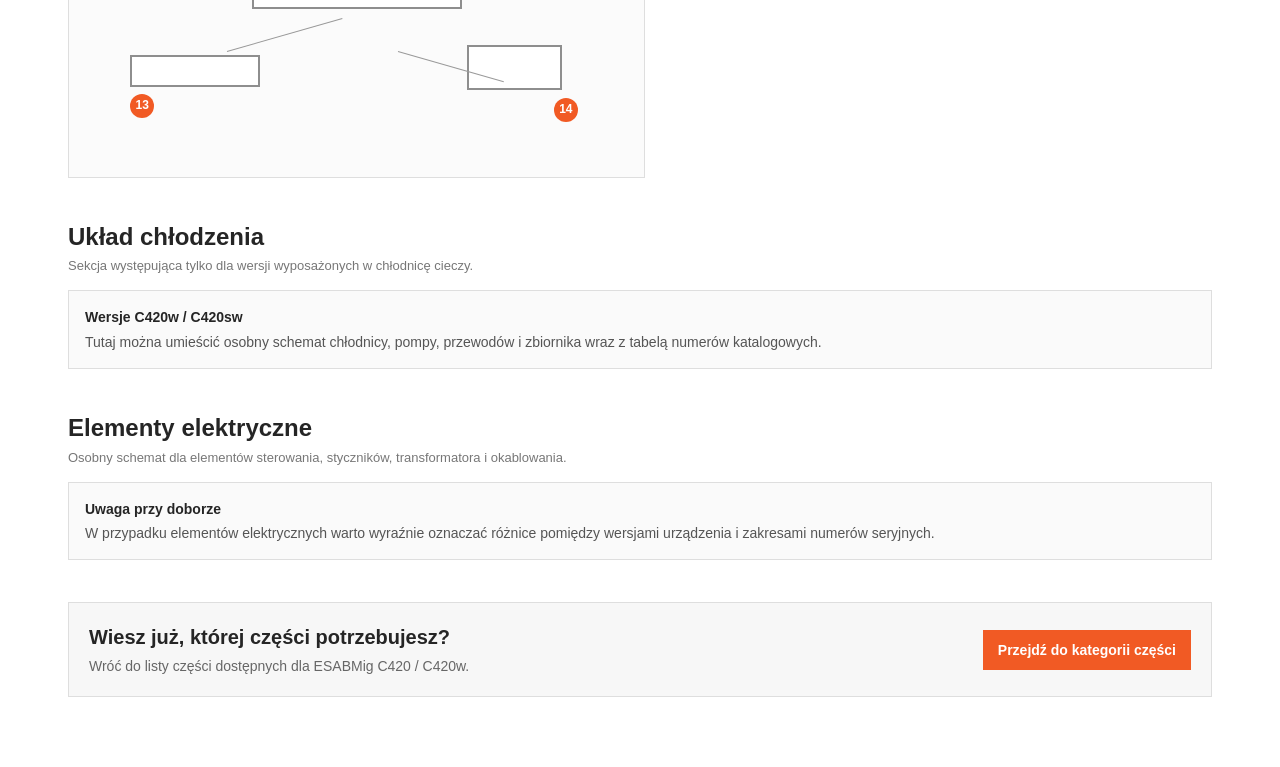
<file: projects/CA-008-esab-parts-catalog-redesign/original.html>
<!DOCTYPE html>
<html lang="pl">
<head>
<meta charset="utf-8">
<meta name="viewport" content="width=device-width, initial-scale=1">
<title>ESABMig C420 / C420w – schemat i katalog części</title>
<style>
  :root{
    --orange:#f15a24;
    --orange-dark:#d44818;
    --text:#252525;
    --muted:#6a6a6a;
    --border:#dedede;
    --soft:#f7f7f7;
    --soft-orange:#fff6f1;
    --white:#fff;
  }
  *{box-sizing:border-box}
  html{scroll-behavior:smooth}
  body{
    margin:0;
    background:#fff;
    color:var(--text);
    font-family:Arial, Helvetica, sans-serif;
    line-height:1.45;
  }
  a{color:inherit}
  .page{
    max-width:1180px;
    margin:0 auto;
    padding:28px 18px 70px;
  }
  .breadcrumbs{
    color:#777;
    font-size:13px;
    margin-bottom:18px;
  }
  .breadcrumbs a{
    color:#555;
    text-decoration:none;
  }
  h1{
    font-size:32px;
    line-height:1.18;
    margin:0 0 10px;
    font-weight:600;
  }
  .intro{
    max-width:880px;
    margin:0 0 22px;
    color:#555;
    font-size:15px;
  }

  /* identification */
  .device-card{
    border:1px solid var(--border);
    display:grid;
    grid-template-columns:210px 1fr;
    gap:22px;
    padding:18px;
    margin-bottom:18px;
  }
  .device-image{
    min-height:165px;
    background:#fafafa;
    border:1px solid #ececec;
    display:flex;
    align-items:center;
    justify-content:center;
  }
  .machine{
    width:150px;
    height:120px;
    border:2px solid #888;
    position:relative;
    background:white;
  }
  .machine:before{
    content:"ESAB";
    position:absolute;
    left:12px; top:10px;
    font-weight:700;
    font-size:17px;
  }
  .machine:after{
    content:"C420";
    position:absolute;
    right:10px; top:12px;
    font-size:12px;
    color:var(--orange);
    font-weight:700;
  }
  .machine-panel{
    position:absolute;
    left:12px; right:12px; top:40px;
    height:46px;
    border:1px solid #aaa;
    background:#f6f6f6;
  }
  .machine-panel:before,
  .machine-panel:after{
    content:"";
    position:absolute;
    top:13px;
    width:14px; height:14px;
    border-radius:50%;
    border:2px solid #888;
  }
  .machine-panel:before{left:17px}
  .machine-panel:after{right:17px}
  .machine-wheel{
    position:absolute;
    bottom:-8px;
    width:19px; height:19px;
    background:#555;
    border-radius:50%;
  }
  .machine-wheel.left{left:20px}
  .machine-wheel.right{right:20px}

  .eyebrow{
    color:var(--orange);
    text-transform:uppercase;
    font-size:12px;
    letter-spacing:.04em;
    font-weight:700;
    margin-bottom:4px;
  }
  .device-card h2{
    font-size:22px;
    margin:0 0 7px;
    font-weight:600;
  }
  .models{
    display:flex;
    flex-wrap:wrap;
    gap:6px;
    margin:10px 0;
  }
  .model{
    border:1px solid #d9d9d9;
    background:#fafafa;
    padding:4px 8px;
    font-size:12px;
    font-weight:600;
  }
  .meta{
    display:grid;
    grid-template-columns:repeat(2,minmax(0,1fr));
    gap:8px 18px;
    margin-top:10px;
    font-size:13px;
  }
  .meta div{
    border-top:1px solid #ececec;
    padding-top:7px;
  }
  .meta span{
    display:block;
    color:#777;
    font-size:12px;
    margin-bottom:1px;
  }
  .back-link{
    display:inline-block;
    margin-top:12px;
    color:var(--orange);
    font-weight:600;
    text-decoration:none;
    font-size:13px;
  }

  /* how to */
  .howto{
    background:var(--soft-orange);
    border-left:4px solid var(--orange);
    padding:14px 16px;
    margin-bottom:18px;
  }
  .howto strong{display:block;margin-bottom:4px}
  .howto p{margin:0;color:#5b514c;font-size:14px}

  /* anchor nav */
  .section-nav{
    position:sticky;
    top:0;
    z-index:5;
    display:flex;
    flex-wrap:wrap;
    gap:8px;
    padding:10px 0;
    background:rgba(255,255,255,.96);
    border-bottom:1px solid var(--border);
    margin-bottom:28px;
  }
  .section-nav a{
    border:1px solid #ddd;
    padding:7px 10px;
    text-decoration:none;
    font-size:13px;
    background:#fff;
  }
  .section-nav a:hover{border-color:var(--orange);color:var(--orange)}

  /* diagram sections */
  .parts-section{
    margin-bottom:42px;
    scroll-margin-top:70px;
  }
  .parts-section__heading{
    display:flex;
    align-items:flex-end;
    justify-content:space-between;
    gap:20px;
    margin-bottom:14px;
  }
  .parts-section h2{
    font-size:24px;
    margin:0;
    font-weight:600;
  }
  .parts-section__heading p{
    margin:3px 0 0;
    color:#777;
    font-size:13px;
  }
  .diagram-wrap{
    display:grid;
    grid-template-columns:minmax(0,1fr) minmax(430px,.95fr);
    gap:18px;
    align-items:start;
  }
  .diagram{
    border:1px solid var(--border);
    background:#fbfbfb;
    min-height:430px;
    padding:18px;
    position:relative;
  }
  .diagram-title{
    font-size:12px;
    color:#777;
    text-transform:uppercase;
    letter-spacing:.04em;
    margin-bottom:12px;
  }

  /* fake exploded drawing */
  .assembly{
    height:350px;
    position:relative;
    overflow:hidden;
  }
  .part-shape{
    position:absolute;
    border:2px solid #8e8e8e;
    background:#fff;
  }
  .p1{width:160px;height:80px;left:50%;top:45%;transform:translate(-50%,-50%)}
  .p2{width:80px;height:48px;left:12%;top:20%}
  .p3{width:70px;height:70px;border-radius:50%;right:12%;top:18%}
  .p4{width:130px;height:32px;left:8%;bottom:17%}
  .p5{width:95px;height:45px;right:12%;bottom:16%}
  .leader{
    position:absolute;
    height:1px;
    background:#999;
    transform-origin:left center;
  }
  .l1{width:115px;left:26%;top:33%;transform:rotate(22deg)}
  .l2{width:115px;right:21%;top:36%;transform:rotate(-22deg)}
  .l3{width:120px;left:26%;bottom:27%;transform:rotate(-16deg)}
  .l4{width:110px;right:22%;bottom:27%;transform:rotate(16deg)}
  .num{
    position:absolute;
    width:24px;height:24px;
    border-radius:50%;
    background:var(--orange);
    color:white;
    display:flex;
    align-items:center;
    justify-content:center;
    font-size:12px;
    font-weight:700;
  }
  .n1{left:11%;top:11%}
  .n2{right:10%;top:10%}
  .n3{left:8%;bottom:8%}
  .n4{right:9%;bottom:7%}
  .n5{left:50%;top:34%;transform:translateX(-50%)}

  /* table */
  .parts-table-wrap{
    border:1px solid var(--border);
    overflow:auto;
  }
  table{
    width:100%;
    border-collapse:collapse;
    min-width:520px;
    font-size:13px;
  }
  th{
    text-align:left;
    background:#f6f6f6;
    color:#555;
    font-size:12px;
    font-weight:600;
    padding:10px;
    border-bottom:1px solid var(--border);
  }
  td{
    padding:10px;
    border-bottom:1px solid #ececec;
    vertical-align:middle;
  }
  tr:last-child td{border-bottom:0}
  .pos{
    width:46px;
    font-weight:700;
    color:var(--orange);
  }
  .sku{font-family:ui-monospace,SFMono-Regular,Menlo,monospace;font-size:12px}
  .status{
    white-space:nowrap;
    color:#555;
  }
  .product-link{
    white-space:nowrap;
    color:var(--orange);
    font-weight:600;
    text-decoration:none;
  }
  .muted-link{
    color:#777;
    text-decoration:none;
    white-space:nowrap;
  }

  .help-box{
    border:1px solid var(--border);
    background:#fafafa;
    padding:16px;
    margin-top:14px;
    font-size:14px;
  }
  .help-box strong{display:block;margin-bottom:4px}
  .help-box p{margin:0;color:#555}

  /* footer CTA */
  .bottom-cta{
    margin-top:36px;
    padding:20px;
    background:#f7f7f7;
    border:1px solid var(--border);
    display:flex;
    align-items:center;
    justify-content:space-between;
    gap:18px;
  }
  .bottom-cta h2{
    font-size:20px;
    margin:0 0 4px;
    font-weight:600;
  }
  .bottom-cta p{margin:0;color:#666;font-size:14px}
  .btn{
    display:inline-flex;
    align-items:center;
    justify-content:center;
    min-height:40px;
    padding:8px 14px;
    background:var(--orange);
    border:1px solid var(--orange);
    color:#fff;
    font-size:14px;
    font-weight:600;
    text-decoration:none;
    white-space:nowrap;
  }
  .btn:hover{background:var(--orange-dark);border-color:var(--orange-dark)}

  @media (max-width:900px){
    .diagram-wrap{grid-template-columns:1fr}
    .diagram{min-height:350px}
    .assembly{height:285px}
  }

  @media (max-width:700px){
    .page{padding:18px 12px 50px}
    h1{font-size:25px}
    .device-card{
      grid-template-columns:1fr;
      gap:12px;
      padding:13px;
    }
    .device-image{
      min-height:125px;
    }
    .machine{
      transform:scale(.72);
      margin:-15px 0;
    }
    .meta{grid-template-columns:1fr}
    .section-nav{
      overflow-x:auto;
      flex-wrap:nowrap;
      margin-inline:-12px;
      padding:9px 12px;
    }
    .section-nav a{white-space:nowrap}
    .parts-section{margin-bottom:34px}
    .parts-section h2{font-size:20px}
    .parts-section__heading{display:block}
    .diagram{
      min-height:285px;
      padding:12px;
    }
    .assembly{height:225px}
    .p1{width:125px;height:62px}
    .p2{width:62px;height:38px}
    .p3{width:55px;height:55px}
    .p4{width:95px;height:26px}
    .p5{width:72px;height:36px}
    .l1,.l2,.l3,.l4{width:80px}
    .num{width:21px;height:21px;font-size:11px}
    table{min-width:470px}
    .bottom-cta{
      align-items:stretch;
      flex-direction:column;
    }
    .btn{width:100%}
  }
</style>
</head>
<body>
<main class="page">

  <div class="breadcrumbs">
    <a href="#">Części zamienne</a> › <a href="#">ESAB</a> › ESABMig C420 / C420w
  </div>

  <h1>ESABMig C420 / C420w – schemat i katalog części zamiennych</h1>
  <p class="intro">
    Użyj schematów i numerów pozycji, aby zidentyfikować potrzebny element.
    Jeśli część jest dostępna w sklepie, możesz przejść bezpośrednio do jej karty produktu.
  </p>

  <section class="device-card">
    <div class="device-image">
      <div class="machine" aria-hidden="true">
        <div class="machine-panel"></div>
        <div class="machine-wheel left"></div>
        <div class="machine-wheel right"></div>
      </div>
    </div>

    <div>
      <div class="eyebrow">Identyfikacja urządzenia</div>
      <h2>ESABMig C420 / C420w</h2>

      <div class="models">
        <span class="model">C420</span>
        <span class="model">C420w</span>
        <span class="model">C420s</span>
        <span class="model">C420sw</span>
      </div>

      <div class="meta">
        <div>
          <span>Zakres numerów seryjnych</span>
          <strong>627-XXX-XXXX</strong>
        </div>
        <div>
          <span>Numer urządzenia</span>
          <strong>0349 302 655 — OrigoMig C420 PRO</strong>
        </div>
        <div>
          <span>Numer urządzenia</span>
          <strong>0349 303 079 — OrigoMig C420w PRO</strong>
        </div>
        <div>
          <span>Wersja z chłodzeniem</span>
          <strong>C420w / C420sw</strong>
        </div>
      </div>

      <a class="back-link" href="#">← Wróć do kategorii części do ESABMig C420 / C420w</a>
    </div>
  </section>

  <aside class="howto">
    <strong>Jak korzystać ze schematu?</strong>
    <p>
      Znajdź element na rysunku, zapamiętaj numer pozycji, a następnie odszukaj go
      w tabeli obok lub poniżej. Przy zamówieniu zawsze porównaj także numer katalogowy.
    </p>
  </aside>

  <nav class="section-nav" aria-label="Sekcje katalogu">
    <a href="#podajnik">Mechanizm podawania drutu</a>
    <a href="#obudowa">Obudowa i podwozie</a>
    <a href="#chlodzenie">Układ chłodzenia</a>
    <a href="#elektryka">Elementy elektryczne</a>
  </nav>

  <section class="parts-section" id="podajnik">
    <div class="parts-section__heading">
      <div>
        <h2>Mechanizm podawania drutu</h2>
        <p>Schemat poglądowy — numery pozycji odpowiadają tabeli części.</p>
      </div>
    </div>

    <div class="diagram-wrap">
      <div class="diagram">
        <div class="diagram-title">Schemat 1 / mechanizm podawania</div>

        <div class="assembly">
          <div class="part-shape p1"></div>
          <div class="part-shape p2"></div>
          <div class="part-shape p3"></div>
          <div class="part-shape p4"></div>
          <div class="part-shape p5"></div>

          <div class="leader l1"></div>
          <div class="leader l2"></div>
          <div class="leader l3"></div>
          <div class="leader l4"></div>

          <div class="num n1">1</div>
          <div class="num n2">2</div>
          <div class="num n3">3</div>
          <div class="num n4">4</div>
          <div class="num n5">5</div>
        </div>
      </div>

      <div class="parts-table-wrap">
        <table>
          <thead>
            <tr>
              <th>Poz.</th>
              <th>Nr katalogowy</th>
              <th>Nazwa części</th>
              <th>Dostępność</th>
            </tr>
          </thead>
          <tbody>
            <tr>
              <td class="pos">1</td>
              <td class="sku">0455 890 001</td>
              <td>Rolka podająca</td>
              <td><a class="product-link" href="#">Zobacz produkt →</a></td>
            </tr>
            <tr>
              <td class="pos">2</td>
              <td class="sku">0455 072 002</td>
              <td>Prowadnik drutu</td>
              <td><a class="product-link" href="#">Zobacz produkt →</a></td>
            </tr>
            <tr>
              <td class="pos">3</td>
              <td class="sku">0349 312 018</td>
              <td>Koło zębate podajnika</td>
              <td><a class="product-link" href="#">Zobacz produkt →</a></td>
            </tr>
            <tr>
              <td class="pos">4</td>
              <td class="sku">0455 441 006</td>
              <td>Ramię dociskowe</td>
              <td><a class="muted-link" href="#">Zapytaj o część</a></td>
            </tr>
            <tr>
              <td class="pos">5</td>
              <td class="sku">0349 309 102</td>
              <td>Silnik mechanizmu podającego</td>
              <td><a class="product-link" href="#">Zobacz produkt →</a></td>
            </tr>
          </tbody>
        </table>
      </div>
    </div>

    <div class="help-box">
      <strong>Nie znalazłeś swojej części?</strong>
      <p>
        Podaj nam model urządzenia, numer seryjny oraz numer pozycji ze schematu.
        To zwykle wystarcza, aby rozpocząć identyfikację elementu.
      </p>
    </div>
  </section>

  <section class="parts-section" id="obudowa">
    <div class="parts-section__heading">
      <div>
        <h2>Obudowa i podwozie</h2>
        <p>Kolejny schemat może przedstawiać osobny zespół urządzenia.</p>
      </div>
    </div>

    <div class="diagram-wrap">
      <div class="diagram">
        <div class="diagram-title">Schemat 2 / obudowa i elementy mechaniczne</div>
        <div class="assembly">
          <div class="part-shape p1" style="width:210px;height:110px;"></div>
          <div class="part-shape p2" style="top:16%;"></div>
          <div class="part-shape p3" style="top:13%;"></div>
          <div class="part-shape p4"></div>
          <div class="part-shape p5"></div>
          <div class="leader l1"></div>
          <div class="leader l2"></div>
          <div class="leader l3"></div>
          <div class="leader l4"></div>
          <div class="num n1">11</div>
          <div class="num n2">12</div>
          <div class="num n3">13</div>
          <div class="num n4">14</div>
          <div class="num n5">15</div>
        </div>
      </div>

      <div class="parts-table-wrap">
        <table>
          <thead>
            <tr>
              <th>Poz.</th>
              <th>Nr katalogowy</th>
              <th>Nazwa części</th>
              <th>Dostępność</th>
            </tr>
          </thead>
          <tbody>
            <tr>
              <td class="pos">11</td>
              <td class="sku">0349 312 201</td>
              <td>Panel boczny</td>
              <td><a class="muted-link" href="#">Zapytaj o część</a></td>
            </tr>
            <tr>
              <td class="pos">12</td>
              <td class="sku">0349 312 205</td>
              <td>Uchwyt transportowy</td>
              <td><a class="product-link" href="#">Zobacz produkt →</a></td>
            </tr>
            <tr>
              <td class="pos">13</td>
              <td class="sku">0349 312 211</td>
              <td>Koło jezdne</td>
              <td><a class="product-link" href="#">Zobacz produkt →</a></td>
            </tr>
            <tr>
              <td class="pos">14</td>
              <td class="sku">0349 312 218</td>
              <td>Oś koła</td>
              <td><a class="muted-link" href="#">Zapytaj o część</a></td>
            </tr>
            <tr>
              <td class="pos">15</td>
              <td class="sku">0349 312 225</td>
              <td>Osłona dolna</td>
              <td><a class="product-link" href="#">Zobacz produkt →</a></td>
            </tr>
          </tbody>
        </table>
      </div>
    </div>
  </section>

  <section class="parts-section" id="chlodzenie">
    <div class="parts-section__heading">
      <div>
        <h2>Układ chłodzenia</h2>
        <p>Sekcja występująca tylko dla wersji wyposażonych w chłodnicę cieczy.</p>
      </div>
    </div>
    <div class="help-box">
      <strong>Wersje C420w / C420sw</strong>
      <p>
        Tutaj można umieścić osobny schemat chłodnicy, pompy, przewodów i zbiornika
        wraz z tabelą numerów katalogowych.
      </p>
    </div>
  </section>

  <section class="parts-section" id="elektryka">
    <div class="parts-section__heading">
      <div>
        <h2>Elementy elektryczne</h2>
        <p>Osobny schemat dla elementów sterowania, styczników, transformatora i okablowania.</p>
      </div>
    </div>
    <div class="help-box">
      <strong>Uwaga przy doborze</strong>
      <p>
        W przypadku elementów elektrycznych warto wyraźnie oznaczać różnice pomiędzy
        wersjami urządzenia i zakresami numerów seryjnych.
      </p>
    </div>
  </section>

  <section class="bottom-cta">
    <div>
      <h2>Wiesz już, której części potrzebujesz?</h2>
      <p>Wróć do listy części dostępnych dla ESABMig C420 / C420w.</p>
    </div>
    <a class="btn" href="#">Przejdź do kategorii części</a>
  </section>

</main>
</body>
</html>
</file>
<file: josn-claude-template/styles.css>
:root {
  --bg: #f5f6f8;
  --surface: #ffffff;
  --text: #1d232b;
  --muted: #5d6673;
  --border: #dde1e7;
  --accent: #b4532a;
  --code-bg: #1e2329;
  --code-text: #e6e9ee;
  color-scheme: light;
}

@media (prefers-color-scheme: dark) {
  :root {
    --bg: #14171b;
    --surface: #1c2026;
    --text: #e6e9ee;
    --muted: #9aa3ae;
    --border: #2c323a;
    --accent: #e08a5f;
    --code-bg: #0f1215;
    color-scheme: dark;
  }
}

* { box-sizing: border-box; }

body {
  margin: 0;
  background: var(--bg);
  color: var(--text);
  font: 16px/1.55 system-ui, -apple-system, "Segoe UI", Roboto, sans-serif;
}

code { font-family: ui-monospace, "SFMono-Regular", Consolas, "Liberation Mono", monospace; }

.container {
  width: min(900px, 100% - 32px);
  margin: 0 auto;
  padding: 56px 0 72px;
}

header { margin-bottom: 36px; }

.eyebrow {
  margin: 0 0 6px;
  color: var(--accent);
  font-size: .8rem;
  font-weight: 700;
  letter-spacing: .08em;
  text-transform: uppercase;
}

h1 { margin: 0; font-size: clamp(1.9rem, 5vw, 2.8rem); line-height: 1.15; }
h2 { margin: 0 0 16px; font-size: 1.3rem; }
.lead { max-width: 60ch; margin: 12px 0 0; color: var(--muted); font-size: 1.05rem; }

.schema {
  margin-bottom: 44px;
  overflow: hidden;
  border: 1px solid var(--border);
  border-radius: 12px;
  background: var(--code-bg);
}

.schema-bar {
  display: flex;
  flex-wrap: wrap;
  align-items: center;
  justify-content: space-between;
  gap: 8px;
  padding: 12px 18px;
  background: var(--surface);
  border-bottom: 1px solid var(--border);
}

.schema-bar h2 { margin: 0; font-size: .95rem; }
.schema-bar span { color: var(--muted); font-size: .8rem; }

pre {
  margin: 0;
  padding: 20px;
  max-height: 520px;
  overflow: auto;
  color: var(--code-text);
  font-size: .85rem;
  line-height: 1.6;
}

table {
  width: 100%;
  border-collapse: collapse;
  background: var(--surface);
  border: 1px solid var(--border);
  border-radius: 12px;
  overflow: hidden;
}

th, td {
  padding: 12px 16px;
  border-bottom: 1px solid var(--border);
  text-align: left;
  vertical-align: top;
}

th { font-size: .8rem; color: var(--muted); text-transform: uppercase; letter-spacing: .05em; }
tbody tr:last-child td { border-bottom: 0; }
td:first-child code { color: var(--accent); font-weight: 600; }
td:nth-child(2) { color: var(--muted); white-space: nowrap; }

.note { margin: 14px 0 0; color: var(--muted); font-size: .9rem; }

@media (max-width: 600px) {
  .container { padding: 36px 0 48px; }
  thead { display: none; }
  table, tbody, tr, td { display: block; }
  tr { padding: 12px 0; border-bottom: 1px solid var(--border); }
  tbody tr:last-child { border-bottom: 0; }
  td { padding: 2px 16px; border: 0; }
  td:nth-child(2) { font-size: .85rem; }
}
</file>
<file: josn-template/styles.css>
:root {
  color: #1b2430;
  background: #f4f7fb;
  font-family: Inter, ui-sans-serif, system-ui, -apple-system, BlinkMacSystemFont, "Segoe UI", sans-serif;
  line-height: 1.55;
}

* { box-sizing: border-box; }

body { margin: 0; }

.container {
  width: min(960px, calc(100% - 40px));
  margin: 0 auto;
  padding: 72px 0;
}

header { margin-bottom: 42px; }

.eyebrow {
  margin: 0 0 8px;
  color: #4169a8;
  font-size: .82rem;
  font-weight: 700;
  letter-spacing: .09em;
  text-transform: uppercase;
}

h1, h2 { line-height: 1.2; }
h1 { margin: 0; font-size: clamp(2rem, 5vw, 3.25rem); }
h2 { margin: 0 0 20px; font-size: 1.35rem; }
.lead { max-width: 620px; margin: 14px 0 0; color: #5c6775; font-size: 1.08rem; }

.schema {
  margin-bottom: 42px;
  overflow: hidden;
  border: 1px solid #d8e0eb;
  border-radius: 14px;
  background: #fff;
  box-shadow: 0 12px 28px rgb(24 45 76 / 7%);
}

.section-heading {
  display: flex;
  align-items: center;
  justify-content: space-between;
  gap: 16px;
  padding: 18px 22px;
  border-bottom: 1px solid #d8e0eb;
}

.section-heading h2 { margin: 0; font-size: 1rem; }
.section-heading span { color: #4169a8; font-size: .82rem; font-weight: 700; }

pre {
  margin: 0;
  padding: 24px;
  overflow-x: auto;
  background: #172235;
  color: #e5edf9;
  font: .9rem/1.65 "SFMono-Regular", Consolas, "Liberation Mono", monospace;
}

code { font-family: "SFMono-Regular", Consolas, "Liberation Mono", monospace; }
p code, article > code { color: #294f87; font-weight: 700; }

.fields {
  display: grid;
  grid-template-columns: repeat(2, minmax(0, 1fr));
  gap: 14px;
}

article {
  padding: 20px;
  border: 1px solid #d8e0eb;
  border-radius: 10px;
  background: #fff;
}

article p { margin: 9px 0 0; color: #5c6775; }

@media (max-width: 620px) {
  .container { width: min(100% - 28px, 960px); padding: 44px 0; }
  .fields { grid-template-columns: 1fr; }
  .section-heading { align-items: flex-start; flex-direction: column; }
  pre { padding: 18px; font-size: .8rem; }
}
</file>
<file: json-cursor-template/styles.css>
:root {
  --bg: #f7f7f5;
  --ink: #1c1c19;
  --muted: #5c5c56;
  --line: #d9d9d2;
  --paper: #ffffff;
  --window: #1b1c1a;
  --window-ink: #ecece6;
  --accent: #0f6e56;
  color-scheme: light;
}

@media (prefers-color-scheme: dark) {
  :root {
    --bg: #121311;
    --ink: #ecece6;
    --muted: #a3a39a;
    --line: #2c2d29;
    --paper: #1a1b18;
    --window: #0e0f0d;
    --window-ink: #ecece6;
    --accent: #5dba9a;
    color-scheme: dark;
  }
}

* {
  box-sizing: border-box;
}

body {
  margin: 0;
  background: var(--bg);
  color: var(--ink);
  font: 16px/1.55 Georgia, "Times New Roman", serif;
}

code, pre {
  font-family: ui-monospace, "SFMono-Regular", Consolas, "Liberation Mono", monospace;
}

.page {
  width: min(820px, calc(100% - 32px));
  margin: 0 auto;
  padding: 48px 0 72px;
}

header {
  margin-bottom: 32px;
}

.kicker {
  margin: 0 0 8px;
  color: var(--accent);
  font-family: system-ui, -apple-system, "Segoe UI", sans-serif;
  font-size: 0.78rem;
  font-weight: 700;
  letter-spacing: 0.08em;
  text-transform: uppercase;
}

h1 {
  margin: 0;
  font-size: clamp(2rem, 5vw, 2.6rem);
  font-weight: 600;
  line-height: 1.15;
}

.intro {
  max-width: 58ch;
  margin: 12px 0 0;
  color: var(--muted);
}

h2 {
  margin: 0;
  font-size: 1.15rem;
  font-weight: 600;
}

.window {
  margin-bottom: 40px;
  overflow: hidden;
  border: 1px solid var(--line);
  border-radius: 8px;
  background: var(--window);
}

.window-bar {
  display: flex;
  flex-wrap: wrap;
  align-items: baseline;
  justify-content: space-between;
  gap: 8px 16px;
  padding: 12px 16px;
  background: var(--paper);
  border-bottom: 1px solid var(--line);
}

.window-bar h2 {
  font-family: system-ui, -apple-system, "Segoe UI", sans-serif;
  font-size: 0.95rem;
}

.window-meta {
  margin: 0;
  color: var(--muted);
  font-family: system-ui, -apple-system, "Segoe UI", sans-serif;
  font-size: 0.8rem;
}

.window-body {
  margin: 0;
  padding: 18px 16px 20px;
  max-height: 28rem;
  overflow: auto;
  color: var(--window-ink);
  font-size: 0.82rem;
  line-height: 1.6;
  white-space: pre-wrap;
  overflow-wrap: anywhere;
}

.fields h2 {
  margin-bottom: 16px;
  font-family: system-ui, -apple-system, "Segoe UI", sans-serif;
}

dl {
  margin: 0;
  border: 1px solid var(--line);
  border-radius: 8px;
  background: var(--paper);
}

dl > div {
  display: grid;
  grid-template-columns: minmax(9rem, 12rem) 1fr;
  gap: 12px 20px;
  padding: 14px 16px;
  border-bottom: 1px solid var(--line);
}

dl > div:last-child {
  border-bottom: 0;
}

dt {
  margin: 0;
}

dd {
  margin: 0;
  color: var(--muted);
}

dt code,
dd code {
  color: var(--accent);
  font-size: 0.9em;
  font-weight: 700;
}

.note {
  margin: 14px 0 0;
  color: var(--muted);
  font-family: system-ui, -apple-system, "Segoe UI", sans-serif;
  font-size: 0.88rem;
}

@media (max-width: 640px) {
  .page {
    padding: 32px 0 48px;
  }

  dl > div {
    grid-template-columns: 1fr;
    gap: 4px;
  }
}
</file>
<file: projects/CA-006-json-field-explainer/styles.css>
:root {
  --bg: #f7f7f5;
  --surface: #ffffff;
  --text: #1d1d1b;
  --muted: #5f5f5a;
  --border: #e2e1dc;
  --code-bg: #1e1f24;
  --code-text: #e6e6e6;
  --code-key: #8fc1ff;
  --code-string: #b5d98a;
  --code-number: #f2b880;
  --accent: #2f6fde;
  --highlight: rgba(47, 111, 222, 0.28);
}

@media (prefers-color-scheme: dark) {
  :root {
    --bg: #141518;
    --surface: #1c1d21;
    --text: #ececea;
    --muted: #a2a29c;
    --border: #2e2f35;
    --code-bg: #0f1013;
    --accent: #7aa7ff;
    --highlight: rgba(122, 167, 255, 0.25);
  }
}

* {
  box-sizing: border-box;
}

body {
  margin: 0;
  background: var(--bg);
  color: var(--text);
  font: 16px/1.55 system-ui, -apple-system, "Segoe UI", Roboto, sans-serif;
}

code,
pre {
  font-family: ui-monospace, "SFMono-Regular", Menlo, Consolas, monospace;
  font-size: 0.875rem;
}

.page-header {
  max-width: 1200px;
  margin: 0 auto;
  padding: 40px 16px 24px;
}

.eyebrow {
  margin: 0;
  color: var(--accent);
  font-size: 0.8rem;
  font-weight: 600;
  letter-spacing: 0.06em;
  text-transform: uppercase;
}

h1 {
  margin: 4px 0 8px;
  font-size: clamp(1.6rem, 3vw, 2.2rem);
  line-height: 1.2;
}

.lead {
  max-width: 65ch;
  margin: 0;
  color: var(--muted);
}

.layout {
  display: grid;
  grid-template-columns: minmax(0, 1fr) minmax(0, 1fr);
  gap: 24px;
  max-width: 1200px;
  margin: 0 auto;
  padding: 0 16px 48px;
  align-items: start;
}

.code-panel {
  position: sticky;
  top: 16px;
  overflow: hidden;
  border-radius: 10px;
  background: var(--code-bg);
}

.code-bar {
  display: flex;
  justify-content: space-between;
  align-items: center;
  gap: 12px;
  padding: 10px 16px;
  border-bottom: 1px solid rgba(255, 255, 255, 0.08);
  color: #a9a9a9;
  font-size: 0.8rem;
}

.code-bar h2 {
  margin: 0;
  font-size: inherit;
  font-weight: 600;
  color: var(--code-text);
}

.code {
  margin: 0;
  padding: 14px 16px;
  overflow-x: auto;
  background: var(--code-bg);
  color: var(--code-text);
  line-height: 1.6;
  white-space: pre-wrap;
  overflow-wrap: anywhere;
}

/* Each line is its own block, so the newlines between them must collapse. */
.code-panel .code {
  white-space: normal;
}

.code-panel .ln {
  display: block;
  white-space: pre-wrap;
  margin: 0 -16px;
  padding: 0 16px;
  border-left: 3px solid transparent;
  transition: background-color 0.15s, border-color 0.15s;
}

.code-panel .ln.active {
  background: var(--highlight);
  border-left-color: var(--accent);
}

.k {
  color: var(--code-key);
}

.s {
  color: var(--code-string);
}

.n {
  color: var(--code-number);
}

.fragments {
  display: grid;
  gap: 16px;
}

.fragment {
  padding: 20px;
  border: 1px solid var(--border);
  border-radius: 10px;
  background: var(--surface);
  outline: none;
  transition: border-color 0.15s, box-shadow 0.15s;
}

.fragment:hover,
.fragment:focus-visible {
  border-color: var(--accent);
  box-shadow: 0 0 0 3px var(--highlight);
}

.fragment h2 {
  margin: 0 0 12px;
  font-size: 1.15rem;
}

.fragment .code {
  border-radius: 8px;
}

.fragment p {
  margin: 14px 0;
}

dl {
  display: grid;
  grid-template-columns: max-content 1fr;
  gap: 6px 14px;
  margin: 0;
}

dt {
  font-weight: 600;
}

dd {
  margin: 0;
  color: var(--muted);
}

:not(pre) > code {
  padding: 1px 5px;
  border-radius: 4px;
  background: var(--border);
}

.code-bar h2 code {
  padding: 0;
  background: none;
}

@media (max-width: 860px) {
  .layout {
    grid-template-columns: 1fr;
  }

  .code-panel {
    position: static;
  }

  dl {
    grid-template-columns: 1fr;
  }

  dd {
    margin-bottom: 6px;
  }
}
</file>
<file: projects/CA-006-json-schema-explainer/styles.css>
:root {
  --ink: #172037;
  --muted: #62708b;
  --line: #dfe5f0;
  --canvas: #f5f7fb;
  --card: #ffffff;
  --navy: #131b31;
  --cyan: #55d6d2;
  --lavender: #bcb6ff;
  --gold: #ffcf70;
}

* { box-sizing: border-box; }

body {
  margin: 0;
  background: radial-gradient(circle at 5% 0%, #e6edff 0, transparent 26rem), var(--canvas);
  color: var(--ink);
  font: 16px/1.55 Inter, ui-sans-serif, system-ui, -apple-system, BlinkMacSystemFont, "Segoe UI", sans-serif;
}

.page-shell { width: min(1320px, calc(100% - 48px)); margin: 0 auto; padding: 68px 0 80px; }
.intro { max-width: 730px; margin-bottom: 38px; }
.eyebrow { margin: 0 0 9px; color: #5066af; font-size: .77rem; font-weight: 800; letter-spacing: .11em; text-transform: uppercase; }
h1, h2, h3, p { margin-top: 0; }
h1 { margin-bottom: 12px; font-size: clamp(2.25rem, 5vw, 4rem); letter-spacing: -.045em; line-height: 1.06; }
.intro > p:last-child { margin-bottom: 0; color: var(--muted); font-size: 1.1rem; }

.guide { display: grid; grid-template-columns: minmax(0, 1.08fr) minmax(340px, .92fr); gap: 28px; align-items: start; }
.code-panel, .explanations { border: 1px solid var(--line); border-radius: 18px; box-shadow: 0 18px 45px rgb(37 57 104 / 8%); }
.code-panel { overflow: hidden; background: var(--navy); }
.panel-title { display: flex; align-items: center; gap: 10px; padding: 17px 20px; color: #ecf1ff; border-bottom: 1px solid rgb(255 255 255 / 12%); }
.panel-title h2 { margin: 0; font-size: .9rem; font-weight: 650; }
.file-dot { width: 10px; height: 10px; border-radius: 50%; background: var(--cyan); box-shadow: 0 0 0 4px rgb(85 214 210 / 14%); }
.badge { margin-left: auto; padding: 3px 8px; color: #9fdad9; border: 1px solid rgb(159 218 217 / 30%); border-radius: 99px; font: 700 .66rem/1 ui-monospace, monospace; }
pre { margin: 0; padding: 21px 0 24px; overflow-x: auto; color: #dce5fd; font: .88rem/1.68 ui-monospace, SFMono-Regular, Consolas, monospace; }
.line { display: block; min-width: max-content; padding-right: 24px; }
.line:hover { background: rgb(255 255 255 / 6%); }
.line i { display: inline-block; width: 48px; padding-right: 16px; color: #7784a5; font-style: normal; text-align: right; user-select: none; }
pre b { color: #9ce8e3; font-weight: 500; } pre em { color: #f4c986; font-style: normal; } pre strong { color: #c8b8ff; font-weight: 500; }

.explanations { padding: 29px; background: var(--card); }
.section-heading { margin-bottom: 20px; } .section-heading .eyebrow { margin-bottom: 5px; } .section-heading h2 { margin: 0; font-size: 1.45rem; letter-spacing: -.025em; }
.explanation-card { position: relative; margin: 12px 0; padding: 17px 18px 16px 21px; border: 1px solid var(--line); border-left: 4px solid var(--cyan); border-radius: 10px; background: #fbfcff; }
.explanation-card::before { position: absolute; top: 22px; left: -9px; width: 12px; height: 12px; border: 3px solid #fff; border-radius: 50%; background: var(--cyan); content: ""; }
.accent-blue { border-left-color: #6b9eff; } .accent-blue::before { background: #6b9eff; }
.accent-purple { border-left-color: var(--lavender); } .accent-purple::before { background: var(--lavender); }
.accent-gold { border-left-color: var(--gold); } .accent-gold::before { background: var(--gold); }
.line-reference { display: block; margin-bottom: 3px; color: #7c88a0; font-size: .72rem; font-weight: 700; text-transform: uppercase; letter-spacing: .07em; }
.explanation-card h3 { margin: 0 0 4px; font-size: 1rem; }.explanation-card p { margin: 0; color: var(--muted); font-size: .91rem; }
code { font-family: ui-monospace, SFMono-Regular, Consolas, monospace; }.explanation-card code, .tip code { color: #364f9e; font-size: .92em; font-weight: 700; }
.tip { margin: 21px 0 0; padding: 13px 14px; color: #46536e; border-radius: 9px; background: #eef2ff; font-size: .86rem; }.tip span { color: #5468ce; }

@media (max-width: 900px) { .guide { grid-template-columns: 1fr; } .code-panel { max-height: 620px; } }
@media (max-width: 560px) { .page-shell { width: min(100% - 28px, 1320px); padding: 42px 0 56px; } .explanations { padding: 21px; } pre { font-size: .76rem; } .line i { width: 38px; padding-right: 11px; } }
</file>
<file: projects/CA-007-json-fragment-guide/styles.css>
:root {
  --paper: #f3eee4;
  --ink: #1c2420;
  --muted: #5e675f;
  --card: #fffdf8;
  --line: #e4dccb;
  --copper: #9a5524;
  --pine: #17241e;
  --code: #e7efe8;
  --code-muted: #93a79a;
  --key: #f0c27a;
  --string: #b7d7a8;
  --number: #f0a36a;
  --excerpt-bg: #f6f1e6;
  --excerpt-ink: #243028;
  --excerpt-key: #8a4b12;
  --excerpt-string: #1d6b43;
  --excerpt-number: #9a4d1c;
  --highlight: rgba(240, 194, 122, 0.16);
  --shadow: 0 12px 28px rgba(48, 36, 18, 0.06);
  color-scheme: light;
}

@media (prefers-color-scheme: dark) {
  :root {
    --paper: #121614;
    --ink: #ece7dc;
    --muted: #b4b0a4;
    --card: #1c221e;
    --line: #313831;
    --copper: #e0a36a;
    --pine: #0e1512;
    --code: #e7efe8;
    --code-muted: #8ea497;
    --excerpt-bg: #18201c;
    --excerpt-ink: #e7efe8;
    --excerpt-key: #f0c27a;
    --excerpt-string: #b7d7a8;
    --excerpt-number: #f0a36a;
    --highlight: rgba(240, 194, 122, 0.14);
    --shadow: 0 12px 28px rgba(0, 0, 0, 0.28);
    color-scheme: dark;
  }
}

* {
  box-sizing: border-box;
}

body {
  margin: 0;
  background: var(--paper);
  color: var(--ink);
  font: 16.5px/1.55 Inter, "Noto Sans", sans-serif;
}

code {
  font-family: "JetBrains Mono", ui-monospace, monospace;
  font-size: 0.92em;
}

.app {
  display: grid;
  grid-template-columns: minmax(22rem, 1.18fr) minmax(20rem, 0.82fr);
  align-items: start;
}

.code-pane {
  position: sticky;
  top: 0;
  z-index: 2;
  align-self: start;
  height: 100vh;
  overflow: auto;
  background: var(--pine);
  color: var(--code);
  scrollbar-color: #3d5246 transparent;
}

.pane-bar {
  position: sticky;
  top: 0;
  z-index: 1;
  display: flex;
  justify-content: space-between;
  align-items: baseline;
  gap: 1rem;
  padding: 0.9rem 1.15rem;
  background: var(--pine);
  border-bottom: 1px solid rgba(231, 239, 232, 0.08);
}

.pane-bar h2,
.pane-bar p {
  margin: 0;
  font-family: "JetBrains Mono", ui-monospace, monospace;
  font-size: 12.5px;
  font-weight: 500;
}

.pane-bar h2 {
  color: var(--code);
}

.pane-bar p {
  color: var(--code-muted);
}

.code {
  list-style: none;
  margin: 0;
  padding: 0.85rem 0 2rem;
  font-family: "JetBrains Mono", ui-monospace, monospace;
  font-size: 12.5px;
  line-height: 1.6;
}

.code li {
  padding: 0 1.2rem 0 3.6rem;
  position: relative;
  white-space: pre;
  min-height: 1.6em;
}

.code li::before {
  content: counter(line);
  counter-increment: line;
  position: absolute;
  left: 0;
  width: 2.7rem;
  text-align: right;
  color: var(--code-muted);
}

.code {
  counter-reset: line;
}

.code .k { color: var(--key); }
.code .s { color: var(--string); }
.code .n { color: var(--number); }

.code li.is-on {
  background: var(--highlight);
  box-shadow: inset 3px 0 0 var(--key);
}

.code li.is-on::before {
  color: var(--key);
}

.notes {
  padding: 2.5rem 2.1rem 3.5rem;
  max-width: 40rem;
}

.kicker {
  margin: 0;
  font-family: "JetBrains Mono", ui-monospace, monospace;
  font-size: 12px;
  letter-spacing: 0.14em;
  text-transform: uppercase;
  color: var(--copper);
}

.intro h1 {
  margin: 0.4rem 0 0.7rem;
  font-family: "Liberation Serif", Georgia, serif;
  font-size: clamp(2rem, 3vw, 2.65rem);
  font-weight: 400;
  letter-spacing: -0.02em;
  line-height: 1.12;
}

.intro p:last-child {
  margin: 0 0 1.6rem;
  color: var(--muted);
}

.fragment {
  margin: 0 0 0.9rem;
  padding: 1rem 1.05rem 1.1rem;
  background: var(--card);
  border: 1px solid var(--line);
  border-radius: 14px;
}

.fragment:focus {
  outline: none;
}

.fragment:focus-visible {
  outline: 2px solid var(--copper);
  outline-offset: 3px;
}

.fragment.is-current {
  border-color: var(--copper);
  box-shadow: var(--shadow);
}

.step {
  margin: 0;
  font-family: "JetBrains Mono", ui-monospace, monospace;
  font-size: 12px;
  letter-spacing: 0.08em;
  color: var(--copper);
}

.fragment h2 {
  margin: 0.2rem 0 0.45rem;
  font-family: "Liberation Serif", Georgia, serif;
  font-size: 1.55rem;
  font-weight: 400;
}

.fragment h2 code {
  font-size: 0.78em;
}

.fragment > p {
  margin: 0 0 0.8rem;
}

.excerpt {
  margin: 0;
  padding: 0.75rem 0.85rem;
  overflow-x: auto;
  background: var(--excerpt-bg);
  color: var(--excerpt-ink);
  border-radius: 10px;
  font-family: "JetBrains Mono", ui-monospace, monospace;
  font-size: 12.5px;
  line-height: 1.55;
  white-space: pre-wrap;
  overflow-wrap: anywhere;
}

.excerpt .k { color: var(--excerpt-key); }
.excerpt .s { color: var(--excerpt-string); }
.excerpt .n { color: var(--excerpt-number); }

.terms {
  display: grid;
  grid-template-columns: 7.2rem minmax(0, 1fr);
  gap: 0.45rem 0.75rem;
  margin: 0.9rem 0 0;
}

.terms dt {
  margin: 0;
  font-family: "JetBrains Mono", ui-monospace, monospace;
  font-size: 12.5px;
  color: var(--copper);
}

.terms dd {
  margin: 0;
}

footer {
  margin-top: 1.2rem;
  color: var(--muted);
  font-size: 0.92rem;
}

footer p {
  margin: 0;
}

@media (max-width: 880px) {
  .app {
    display: block;
  }

  .code-pane {
    height: auto;
    max-height: 46vh;
    position: sticky;
    box-shadow: 0 10px 18px rgba(14, 21, 18, 0.18);
  }

  .code {
    font-size: 11.5px;
  }

  .code li {
    white-space: pre-wrap;
    overflow-wrap: anywhere;
  }

  .fragment {
    scroll-margin-top: 48vh;
  }

  .notes {
    padding: 1.4rem 1rem 2.5rem;
  }

  .terms {
    grid-template-columns: 1fr;
    gap: 0.15rem;
  }

  .terms dt {
    margin-top: 0.45rem;
  }
}

@media (prefers-reduced-motion: reduce) {
  * {
    scroll-behavior: auto !important;
  }
}
</file>
